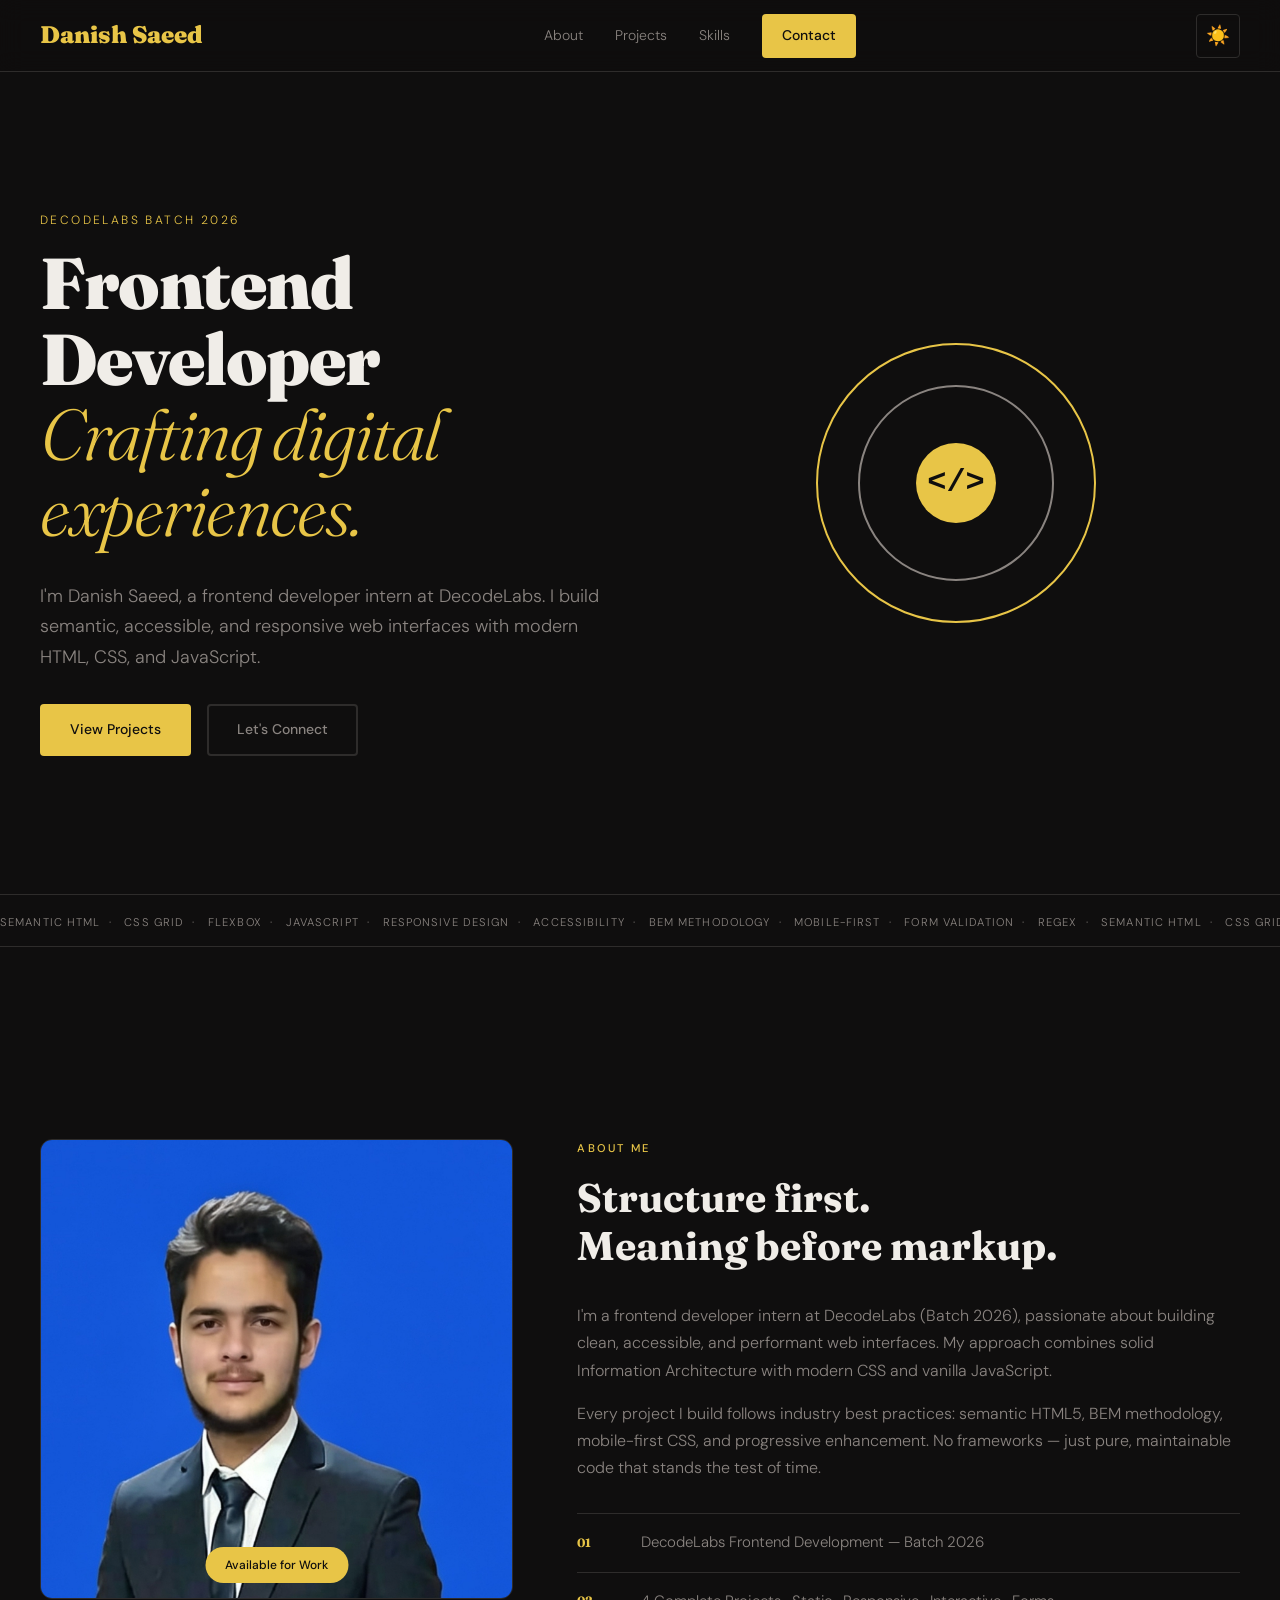
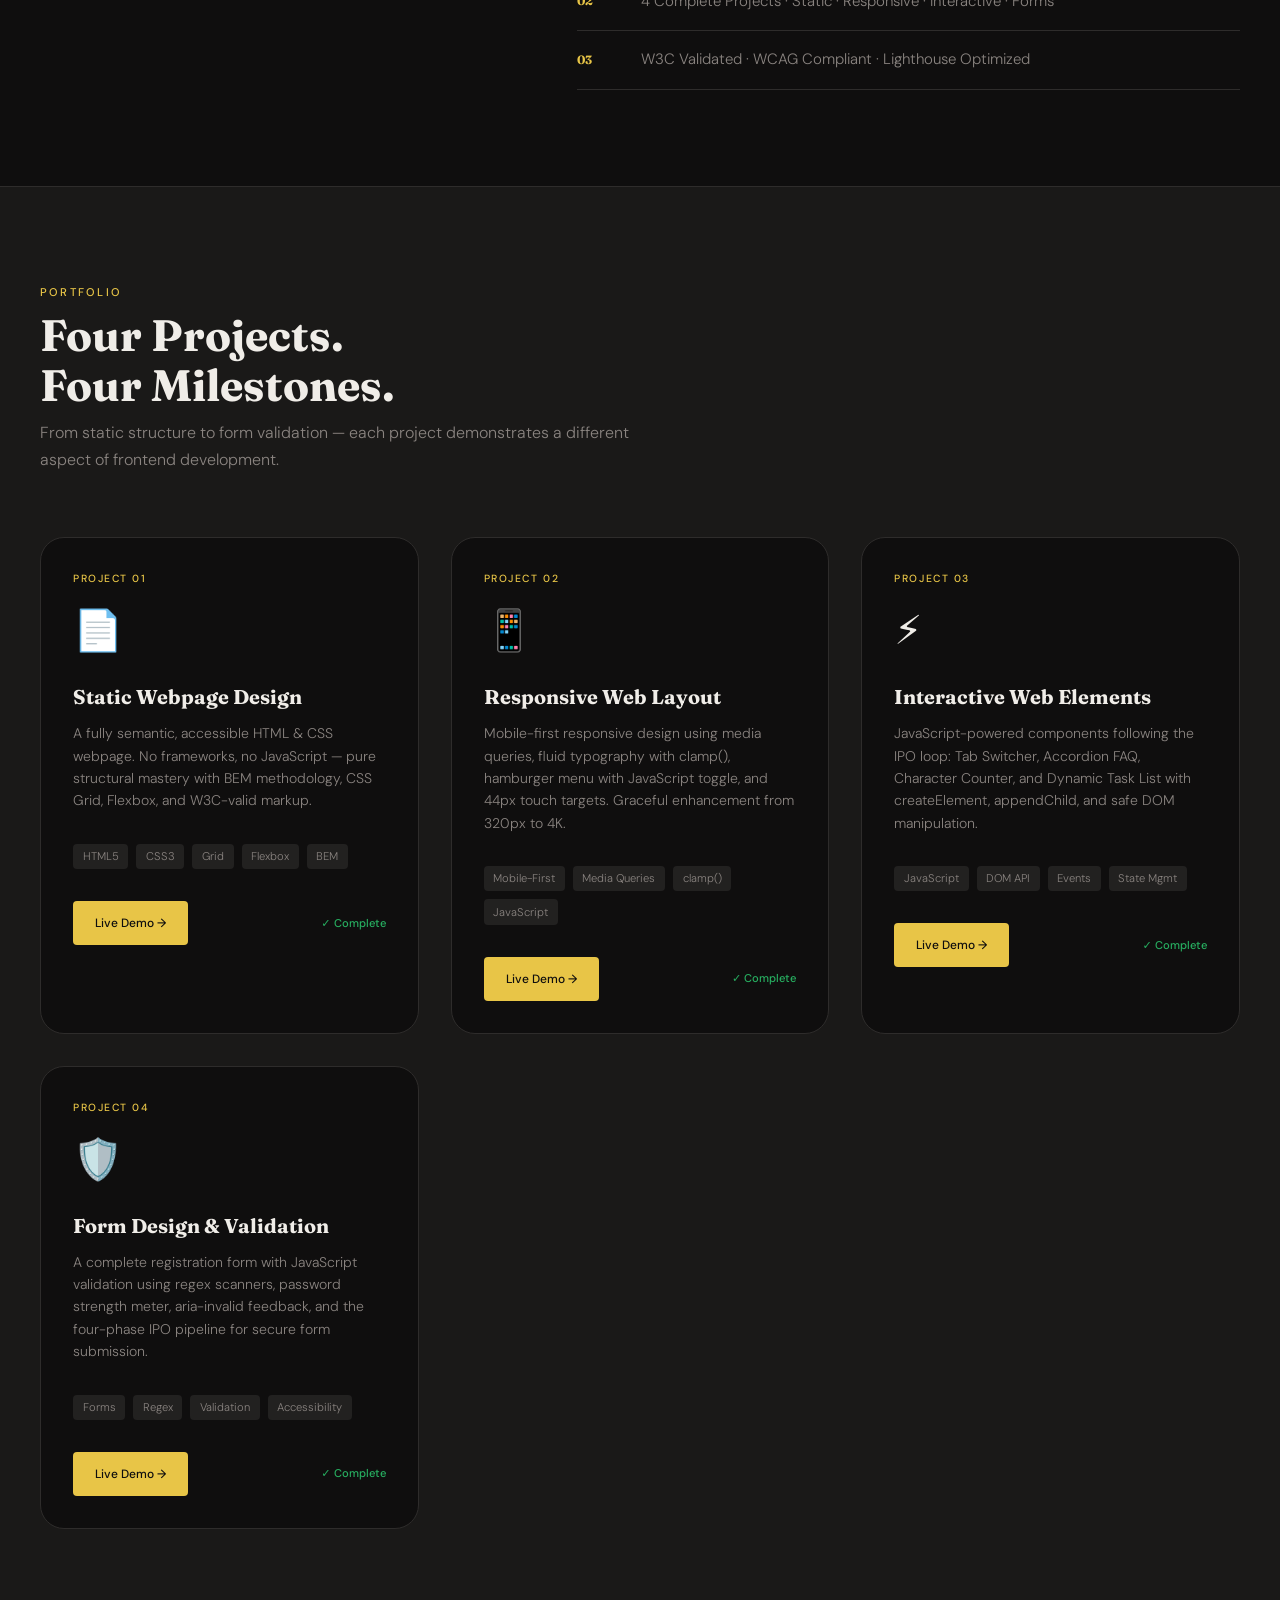
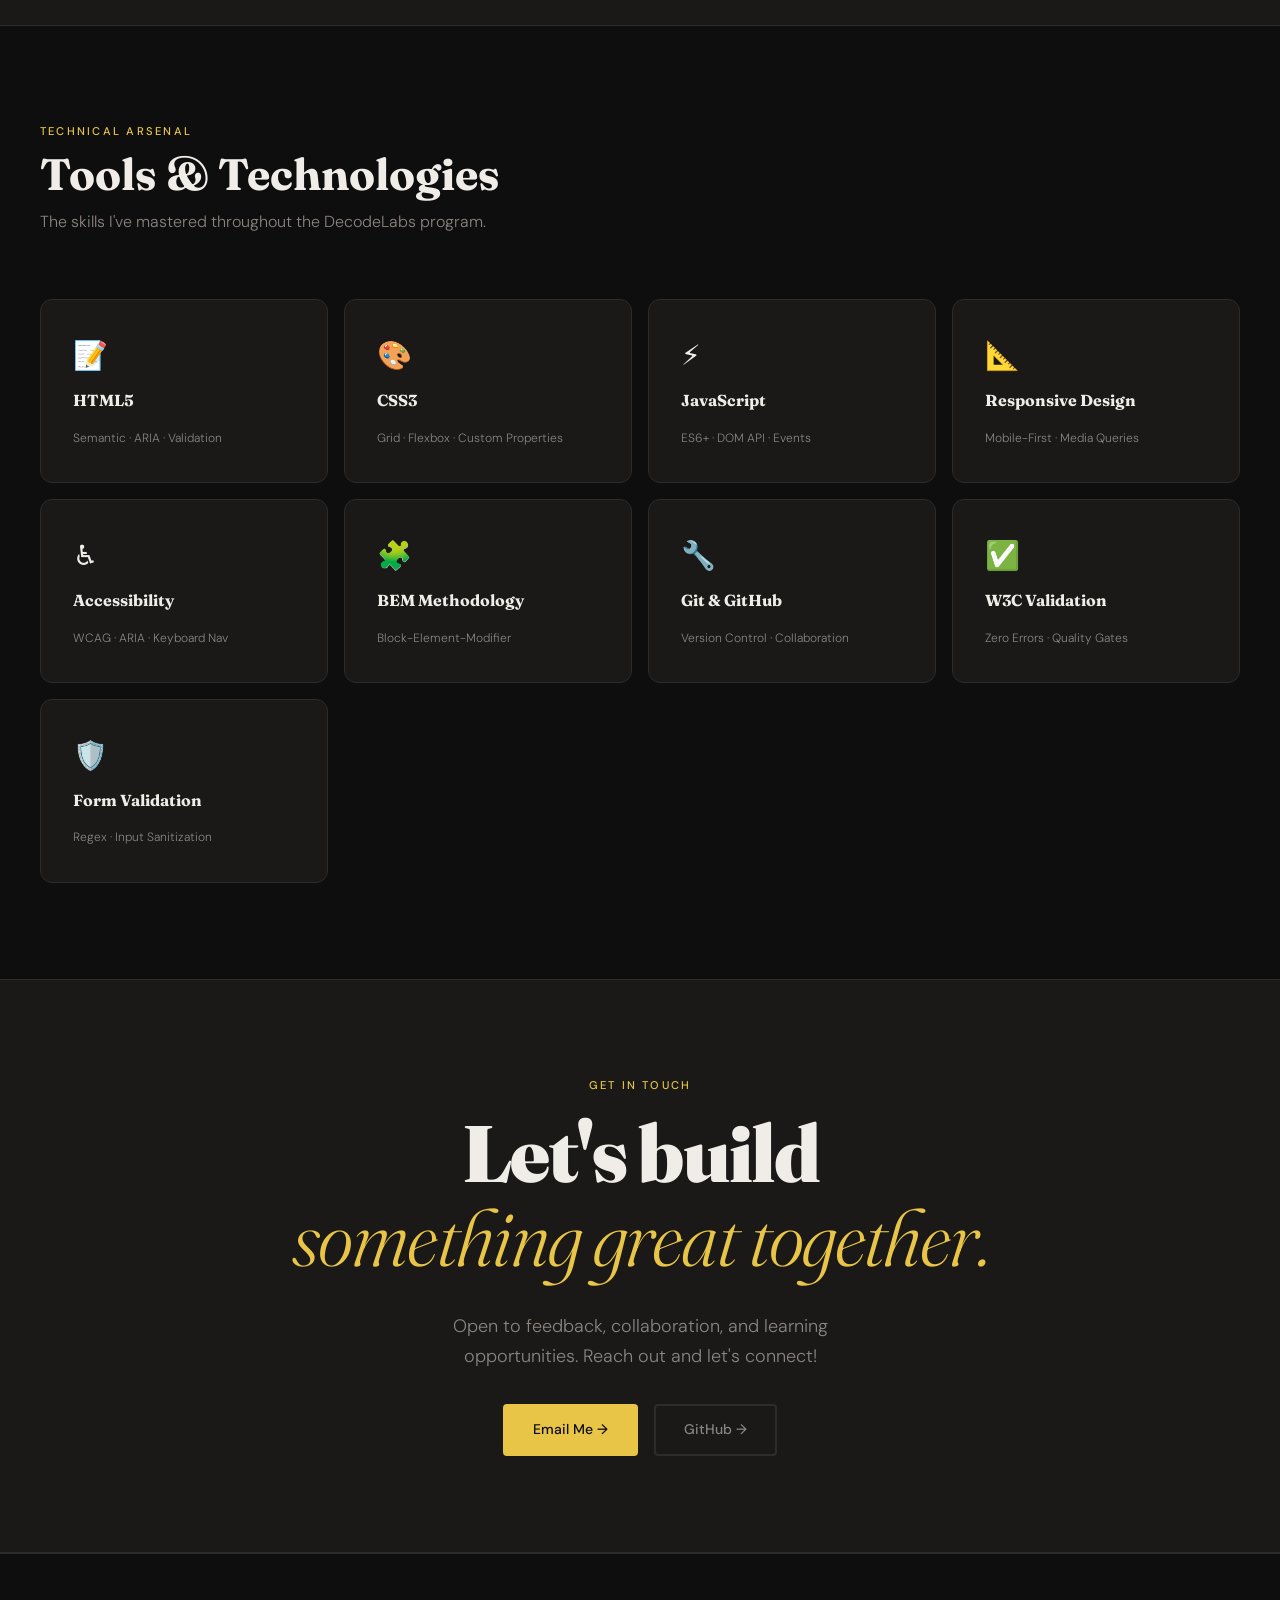
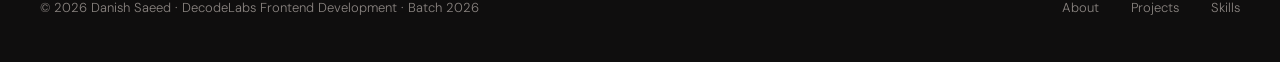
<file: index.html>
<!DOCTYPE html>
<html lang="en" data-theme="dark">
<head>
  <meta charset="UTF-8" />
  <meta name="viewport" content="width=device-width, initial-scale=1.0" />
  <meta name="description" content="Danish Saeed — Frontend Developer Portfolio. DecodeLabs Batch 2026 Projects Showcase." />
  <title>Danish Saeed | Frontend Developer Portfolio</title>
  <link rel="preconnect" href="https://fonts.googleapis.com" />
  <link rel="preconnect" href="https://fonts.gstatic.com" crossorigin />
  <link
    href="https://fonts.googleapis.com/css2?family=Fraunces:ital,opsz,wght@0,9..144,300;0,9..144,400;0,9..144,700;0,9..144,900;1,9..144,300&family=DM+Sans:wght@300;400;500;600&display=swap"
    rel="stylesheet"
  />
  <link rel="stylesheet" href="P0.css" />
</head>
<body>
  <header class="site-header">
    <div class="site-header__inner container">
      <a href="#main" class="site-header__logo">Danish Saeed</a>
      <nav class="site-nav" aria-label="Primary navigation">
        <ul class="site-nav__list">
          <li><a class="site-nav__link" href="#about">About</a></li>
          <li><a class="site-nav__link" href="#projects">Projects</a></li>
          <li><a class="site-nav__link" href="#skills">Skills</a></li>
          <li><a class="site-nav__link site-nav__link--cta" href="#contact">Contact</a></li>
        </ul>
      </nav>
      <button class="theme-toggle js-theme-toggle" aria-label="Toggle dark mode">🌙</button>
    </div>
  </header>
  <main id="main">
    <section class="hero">
      <div class="hero__inner container">
        <div class="hero__content">
          <p class="hero__eyebrow">DecodeLabs Batch 2026</p>
          <h1 class="hero__heading">
            Frontend Developer<br />
            <em>Crafting digital experiences.</em>
          </h1>
          <p class="hero__body">
            I'm Danish Saeed, a frontend developer intern at DecodeLabs.
            I build semantic, accessible, and responsive web interfaces
            with modern HTML, CSS, and JavaScript.
          </p>
          <div class="hero__actions">
            <a class="btn btn--primary" href="#projects">View Projects</a>
            <a class="btn btn--ghost" href="#contact">Let's Connect</a>
          </div>
        </div>
        <div class="hero__visual" aria-hidden="true">
          <div class="code-orbit">
            <div class="code-orbit__ring"></div>
            <div class="code-orbit__ring"></div>
            <div class="code-orbit__core">
              <span>&lt;/&gt;</span>
            </div>
          </div>
        </div>
      </div>
      <div class="ticker" aria-hidden="true">
        <div class="ticker__track">
          <span>Semantic HTML&nbsp;&nbsp;·&nbsp;&nbsp;</span>
          <span>CSS Grid&nbsp;&nbsp;·&nbsp;&nbsp;</span>
          <span>Flexbox&nbsp;&nbsp;·&nbsp;&nbsp;</span>
          <span>JavaScript&nbsp;&nbsp;·&nbsp;&nbsp;</span>
          <span>Responsive Design&nbsp;&nbsp;·&nbsp;&nbsp;</span>
          <span>Accessibility&nbsp;&nbsp;·&nbsp;&nbsp;</span>
          <span>BEM Methodology&nbsp;&nbsp;·&nbsp;&nbsp;</span>
          <span>Mobile-First&nbsp;&nbsp;·&nbsp;&nbsp;</span>
          <span>Form Validation&nbsp;&nbsp;·&nbsp;&nbsp;</span>
          <span>Regex&nbsp;&nbsp;·&nbsp;&nbsp;</span>
          <span>Semantic HTML&nbsp;&nbsp;·&nbsp;&nbsp;</span>
          <span>CSS Grid&nbsp;&nbsp;·&nbsp;&nbsp;</span>
          <span>Flexbox&nbsp;&nbsp;·&nbsp;&nbsp;</span>
          <span>JavaScript&nbsp;&nbsp;·&nbsp;&nbsp;</span>
          <span>Responsive Design&nbsp;&nbsp;·&nbsp;&nbsp;</span>
          <span>Accessibility&nbsp;&nbsp;·&nbsp;&nbsp;</span>
          <span>BEM Methodology&nbsp;&nbsp;·&nbsp;&nbsp;</span>
          <span>Mobile-First&nbsp;&nbsp;·&nbsp;&nbsp;</span>
          <span>Form Validation&nbsp;&nbsp;·&nbsp;&nbsp;</span>
          <span>Regex&nbsp;&nbsp;·&nbsp;&nbsp;</span>
        </div>
      </div>
    </section>
    <section class="about" id="about" aria-labelledby="about-heading">
      <div class="about__inner container">
        <div class="about__image-col">
          <figure class="about__figure">
            <img
              class="about__photo"
              src="Me.jpeg"
              alt="Danish Saeed — Frontend Developer"
              width="600"
              height="700"
            />
            <figcaption class="about__badge">Available for Work</figcaption>
          </figure>
        </div>
        <div class="about__text-col">
          <p class="eyebrow" id="about-heading">About Me</p>
          <h2 class="about__headline">
            Structure first.<br />Meaning before markup.
          </h2>
          <p class="about__body">
            I'm a frontend developer intern at DecodeLabs (Batch 2026),
            passionate about building clean, accessible, and performant
            web interfaces. My approach combines solid Information Architecture
            with modern CSS and vanilla JavaScript.
          </p>
          <p class="about__body">
            Every project I build follows industry best practices:
            semantic HTML5, BEM methodology, mobile-first CSS,
            and progressive enhancement. No frameworks — just pure,
            maintainable code that stands the test of time.
          </p>
          <ul class="fact-list" aria-label="Quick facts">
            <li class="fact-list__item">
              <span class="fact-list__num">01</span>
              <span>DecodeLabs Frontend Development — Batch 2026</span>
            </li>
            <li class="fact-list__item">
              <span class="fact-list__num">02</span>
              <span>4 Complete Projects · Static · Responsive · Interactive · Forms</span>
            </li>
            <li class="fact-list__item">
              <span class="fact-list__num">03</span>
              <span>W3C Validated · WCAG Compliant · Lighthouse Optimized</span>
            </li>
          </ul>
        </div>
      </div>
    </section>
    <section class="projects" id="projects" aria-labelledby="projects-heading">
      <div class="projects__inner container">
        <header class="section-header">
          <p class="eyebrow">Portfolio</p>
          <h2 class="section-title" id="projects-heading">Four Projects.<br />Four Milestones.</h2>
          <p class="section-desc">
            From static structure to form validation — each project
            demonstrates a different aspect of frontend development.
          </p>
        </header>
        <div class="projects__grid">
          <article class="project-card">
            <div class="project-card__badge">Project 01</div>
            <div class="project-card__icon" aria-hidden="true">📄</div>
            <h3 class="project-card__title">Static Webpage Design</h3>
            <p class="project-card__desc">
              A fully semantic, accessible HTML & CSS webpage. No frameworks,
              no JavaScript — pure structural mastery with BEM methodology,
              CSS Grid, Flexbox, and W3C-valid markup.
            </p>
            <div class="project-card__stack">
              <span class="project-stack__item">HTML5</span>
              <span class="project-stack__item">CSS3</span>
              <span class="project-stack__item">Grid</span>
              <span class="project-stack__item">Flexbox</span>
              <span class="project-stack__item">BEM</span>
            </div>
            <div class="project-card__links">
              <a href="P1.html" class="btn btn--primary btn--small">Live Demo →</a>
              <span class="project-card__status status--complete">✓ Complete</span>
            </div>
          </article>
          <article class="project-card">
            <div class="project-card__badge">Project 02</div>
            <div class="project-card__icon" aria-hidden="true">📱</div>
            <h3 class="project-card__title">Responsive Web Layout</h3>
            <p class="project-card__desc">
              Mobile-first responsive design using media queries, fluid typography
              with clamp(), hamburger menu with JavaScript toggle, and 44px touch
              targets. Graceful enhancement from 320px to 4K.
            </p>
            <div class="project-card__stack">
              <span class="project-stack__item">Mobile-First</span>
              <span class="project-stack__item">Media Queries</span>
              <span class="project-stack__item">clamp()</span>
              <span class="project-stack__item">JavaScript</span>
            </div>
            <div class="project-card__links">
              <a href="P2.html" class="btn btn--primary btn--small">Live Demo →</a>
              <span class="project-card__status status--complete">✓ Complete</span>
            </div>
          </article>
          <article class="project-card">
            <div class="project-card__badge">Project 03</div>
            <div class="project-card__icon" aria-hidden="true">⚡</div>
            <h3 class="project-card__title">Interactive Web Elements</h3>
            <p class="project-card__desc">
              JavaScript-powered components following the IPO loop: Tab Switcher,
              Accordion FAQ, Character Counter, and Dynamic Task List with
              createElement, appendChild, and safe DOM manipulation.
            </p>
            <div class="project-card__stack">
              <span class="project-stack__item">JavaScript</span>
              <span class="project-stack__item">DOM API</span>
              <span class="project-stack__item">Events</span>
              <span class="project-stack__item">State Mgmt</span>
            </div>
            <div class="project-card__links">
              <a href="P3.html" class="btn btn--primary btn--small">Live Demo →</a>
              <span class="project-card__status status--complete">✓ Complete</span>
            </div>
          </article>
          <article class="project-card">
            <div class="project-card__badge">Project 04</div>
            <div class="project-card__icon" aria-hidden="true">🛡️</div>
            <h3 class="project-card__title">Form Design & Validation</h3>
            <p class="project-card__desc">
              A complete registration form with JavaScript validation using regex
              scanners, password strength meter, aria-invalid feedback, and the
              four-phase IPO pipeline for secure form submission.
            </p>
            <div class="project-card__stack">
              <span class="project-stack__item">Forms</span>
              <span class="project-stack__item">Regex</span>
              <span class="project-stack__item">Validation</span>
              <span class="project-stack__item">Accessibility</span>
            </div>
            <div class="project-card__links">
              <a href="P4.html" class="btn btn--primary btn--small">Live Demo →</a>
              <span class="project-card__status status--complete">✓ Complete</span>
            </div>
          </article>
        </div>
      </div>
    </section>
    <section class="skills" id="skills" aria-labelledby="skills-heading">
      <div class="skills__inner container">
        <header class="section-header">
          <p class="eyebrow">Technical Arsenal</p>
          <h2 class="section-title" id="skills-heading">Tools & Technologies</h2>
          <p class="section-desc">The skills I've mastered throughout the DecodeLabs program.</p>
        </header>
        <div class="skills__grid">
          <div class="skill-badge">
            <span class="skill-badge__icon">📝</span>
            <span class="skill-badge__name">HTML5</span>
            <span class="skill-badge__level">Semantic · ARIA · Validation</span>
          </div>
          <div class="skill-badge">
            <span class="skill-badge__icon">🎨</span>
            <span class="skill-badge__name">CSS3</span>
            <span class="skill-badge__level">Grid · Flexbox · Custom Properties</span>
          </div>
          <div class="skill-badge">
            <span class="skill-badge__icon">⚡</span>
            <span class="skill-badge__name">JavaScript</span>
            <span class="skill-badge__level">ES6+ · DOM API · Events</span>
          </div>
          <div class="skill-badge">
            <span class="skill-badge__icon">📐</span>
            <span class="skill-badge__name">Responsive Design</span>
            <span class="skill-badge__level">Mobile-First · Media Queries</span>
          </div>
          <div class="skill-badge">
            <span class="skill-badge__icon">♿</span>
            <span class="skill-badge__name">Accessibility</span>
            <span class="skill-badge__level">WCAG · ARIA · Keyboard Nav</span>
          </div>
          <div class="skill-badge">
            <span class="skill-badge__icon">🧩</span>
            <span class="skill-badge__name">BEM Methodology</span>
            <span class="skill-badge__level">Block-Element-Modifier</span>
          </div>
          <div class="skill-badge">
            <span class="skill-badge__icon">🔧</span>
            <span class="skill-badge__name">Git & GitHub</span>
            <span class="skill-badge__level">Version Control · Collaboration</span>
          </div>
          <div class="skill-badge">
            <span class="skill-badge__icon">✅</span>
            <span class="skill-badge__name">W3C Validation</span>
            <span class="skill-badge__level">Zero Errors · Quality Gates</span>
          </div>
          <div class="skill-badge">
            <span class="skill-badge__icon">🛡️</span>
            <span class="skill-badge__name">Form Validation</span>
            <span class="skill-badge__level">Regex · Input Sanitization</span>
          </div>
        </div>
      </div>
    </section>
    <section class="contact" id="contact" aria-labelledby="contact-heading">
      <div class="contact__inner container">
        <p class="eyebrow">Get In Touch</p>
        <h2 class="contact__heading" id="contact-heading">
          Let's build<br /><em>something great together.</em>
        </h2>
        <p class="contact__body">
          Open to feedback, collaboration, and learning opportunities.
          Reach out and let's connect!
        </p>
        <div class="contact__actions">
          <a class="btn btn--primary" href="mailto:daanishsaeed593@gmail.com">Email Me →</a>
          <a class="btn btn--ghost" href="https://github.com/" target="_blank">GitHub →</a>
        </div>
      </div>
    </section>
  </main>
  <footer class="site-footer" role="contentinfo">
    <div class="site-footer__inner container">
      <p class="site-footer__copy">© 2026 Danish Saeed · DecodeLabs Frontend Development · Batch 2026</p>
      <nav class="site-footer__nav" aria-label="Footer navigation">
        <a class="site-footer__link" href="#about">About</a>
        <a class="site-footer__link" href="#projects">Projects</a>
        <a class="site-footer__link" href="#skills">Skills</a>
      </nav>
    </div>
  </footer>
  <script>
    const themeToggle = document.querySelector('.js-theme-toggle');
    let isDark = localStorage.getItem('dl-theme') !== 'light';

    function applyTheme() {
      document.documentElement.setAttribute('data-theme', isDark ? 'dark' : 'light');
      if (themeToggle) themeToggle.textContent = isDark ? '☀️' : '🌙';
    }

    function toggleTheme() {
      isDark = !isDark;
      localStorage.setItem('dl-theme', isDark ? 'dark' : 'light');
      applyTheme();
    }

    if (themeToggle) themeToggle.addEventListener('click', toggleTheme);
    applyTheme();

    document.querySelectorAll('a[href^="#"]').forEach(anchor => {
      anchor.addEventListener('click', function(e) {
        const target = document.querySelector(this.getAttribute('href'));
        if (target) {
          e.preventDefault();
          target.scrollIntoView({ behavior: 'smooth', block: 'start' });
        }
      });
    });
  </script>
</body>
</html>
</file>
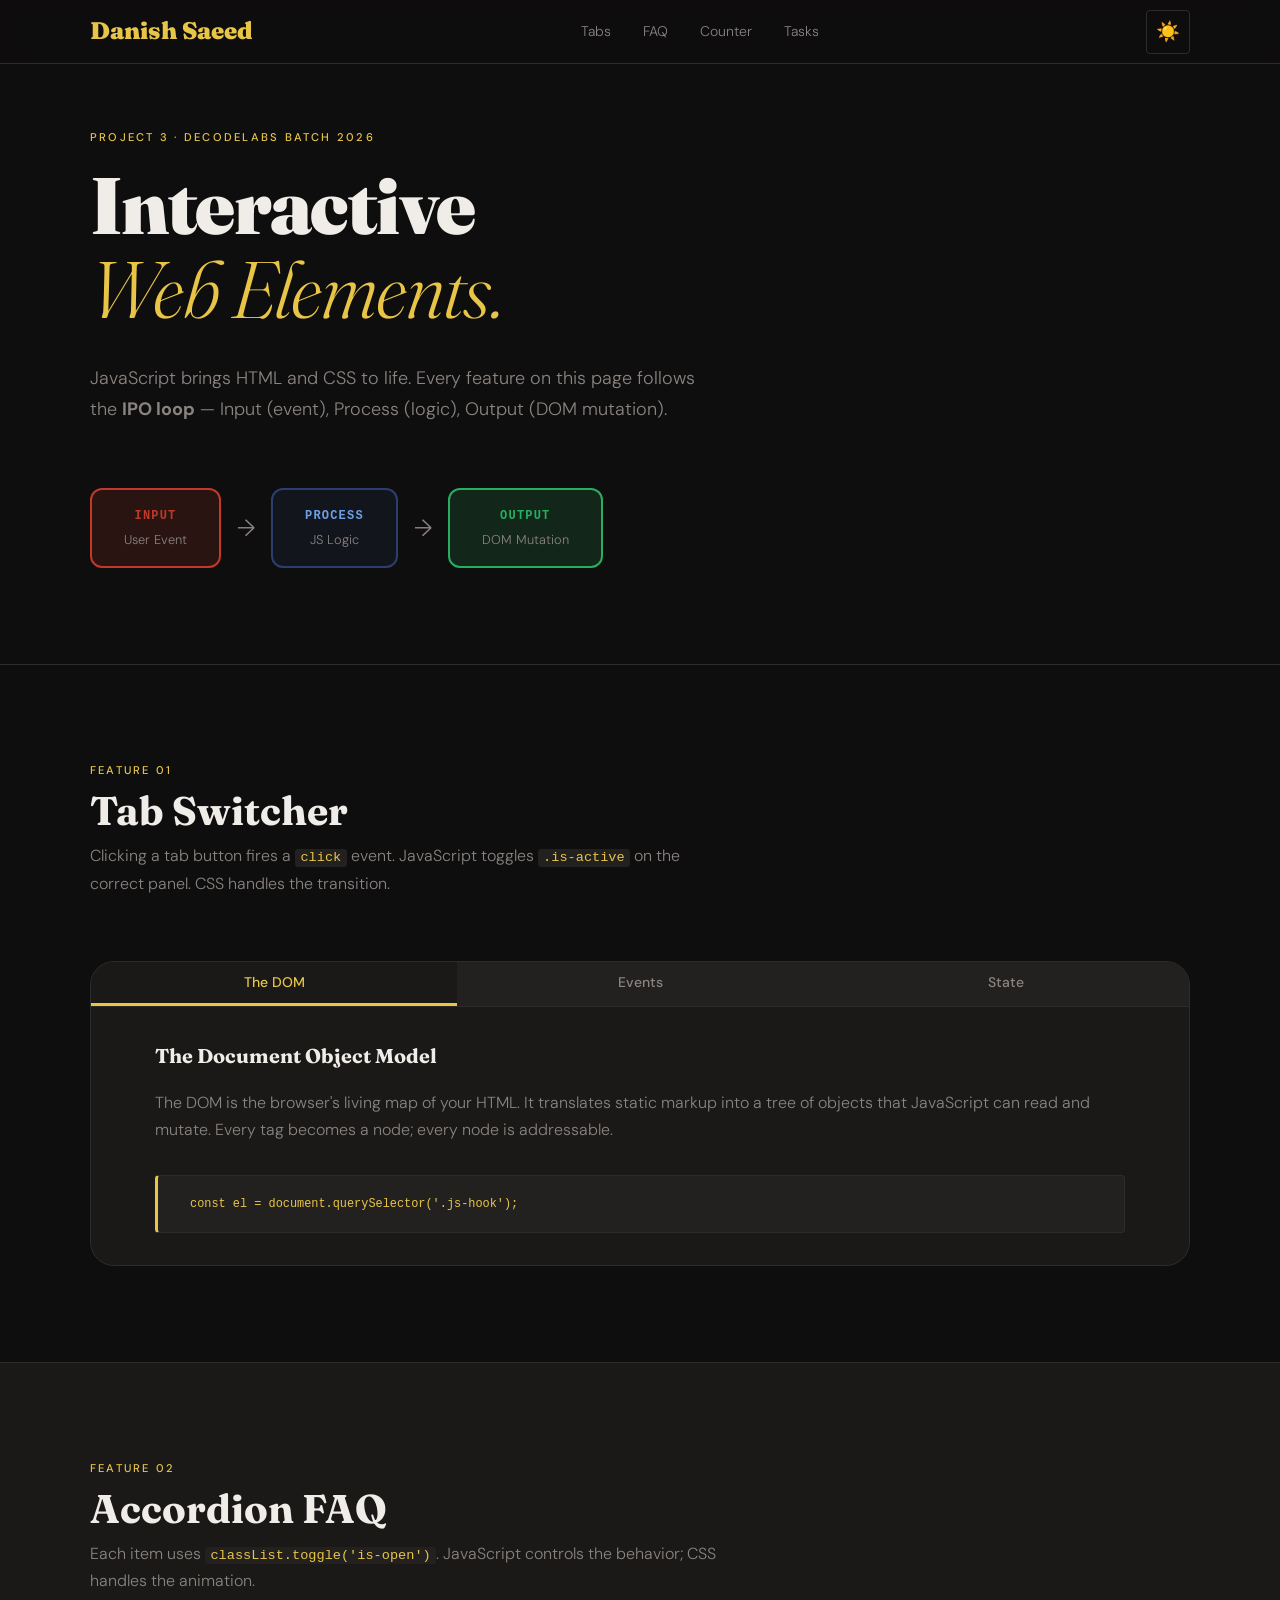
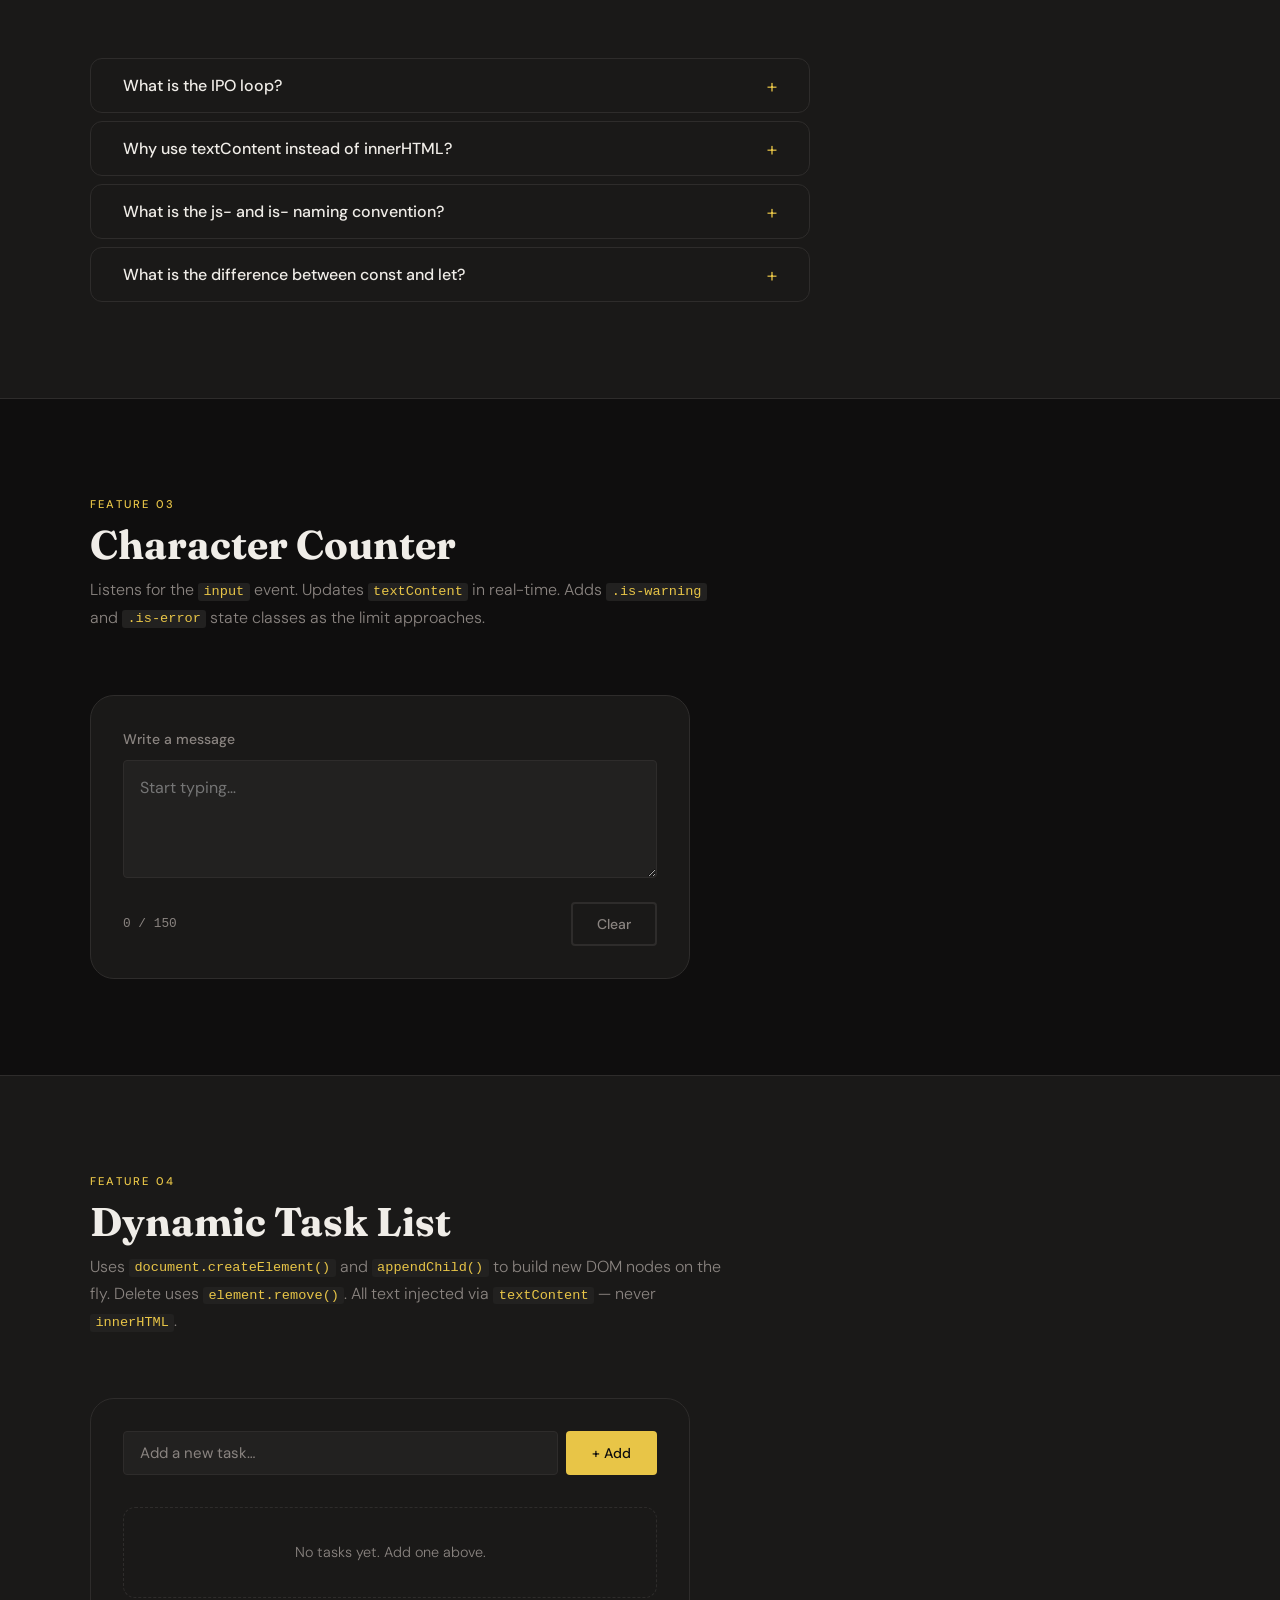
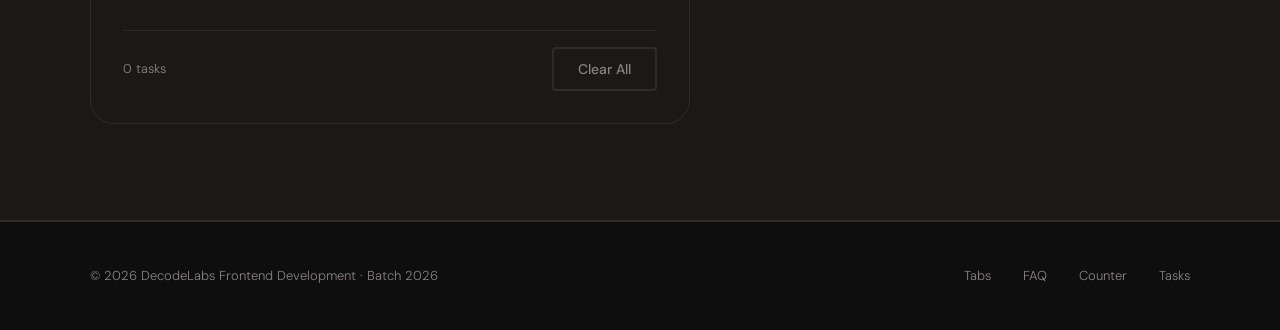
<file: P3.html>
<!DOCTYPE html>
<html lang="en" data-theme="dark">
<head>
  <meta charset="UTF-8" />
  <meta name="viewport" content="width=device-width, initial-scale=1" />
  <meta name="description" content="DecodeLabs Project 3 — Interactive Web Elements using JavaScript DOM manipulation." />
  <title>DecodeLabs | Project 3 — Interactive Web Elements</title>
  <link rel="preconnect" href="https://fonts.googleapis.com" />
  <link rel="preconnect" href="https://fonts.gstatic.com" crossorigin />
  <link href="https://fonts.googleapis.com/css2?family=Fraunces:ital,opsz,wght@0,9..144,700;0,9..144,900;1,9..144,300&family=DM+Sans:wght@300;400;500&display=swap" rel="stylesheet" />
  <link rel="stylesheet" href="P3.css" />
</head>
<body>
  <header class="site-header">
    <div class="site-header__inner container">
      <a href="#main" class="site-header__logo">Danish Saeed</a>
      <nav class="site-nav" aria-label="Primary navigation">
        <ul class="site-nav__list">
          <li><a class="site-nav__link" href="#tabs">Tabs</a></li>
          <li><a class="site-nav__link" href="#accordion">FAQ</a></li>
          <li><a class="site-nav__link" href="#counter">Counter</a></li>
          <li><a class="site-nav__link" href="#tasks">Tasks</a></li>
        </ul>
      </nav>
      <button
        class="theme-toggle js-theme-toggle"
        aria-label="Toggle dark mode"
        title="Toggle theme"
      >🌙</button>
    </div>
  </header>
  <main id="main">
    <section class="hero">
      <div class="hero__inner container">
        <p class="eyebrow">Project 3 · DecodeLabs Batch 2026</p>
        <h1 class="hero__heading">
          Interactive<br /><em>Web Elements.</em>
        </h1>
        <p class="hero__body">
          JavaScript brings HTML and CSS to life. Every feature on this
          page follows the <strong>IPO loop</strong> — Input (event),
          Process (logic), Output (DOM mutation).
        </p>
        <div class="ipo-strip" aria-label="IPO Loop">
          <div class="ipo-badge ipo-badge--input">
            <span class="ipo-badge__label">INPUT</span>
            <span class="ipo-badge__desc">User Event</span>
          </div>
          <span class="ipo-arrow" aria-hidden="true">→</span>
          <div class="ipo-badge ipo-badge--process">
            <span class="ipo-badge__label">PROCESS</span>
            <span class="ipo-badge__desc">JS Logic</span>
          </div>
          <span class="ipo-arrow" aria-hidden="true">→</span>
          <div class="ipo-badge ipo-badge--output">
            <span class="ipo-badge__label">OUTPUT</span>
            <span class="ipo-badge__desc">DOM Mutation</span>
          </div>
        </div>
      </div>
    </section>
    <section class="section" id="tabs" aria-labelledby="tabs-heading">
      <div class="container">
        <header class="section__header">
          <p class="eyebrow">Feature 01</p>
          <h2 class="section__title" id="tabs-heading">Tab Switcher</h2>
          <p class="section__desc">
            Clicking a tab button fires a <code>click</code> event.
            JavaScript toggles <code>.is-active</code> on the correct
            panel. CSS handles the transition.
          </p>
        </header>
        <div class="tab-widget">
          <div class="tab-widget__nav" role="tablist" aria-label="JavaScript concepts">
            <button
              class="tab-btn is-active js-tab-btn"
              role="tab"
              data-tab="tab-dom"
              aria-selected="true"
              aria-controls="tab-dom"
            >The DOM</button>
            <button
              class="tab-btn js-tab-btn"
              role="tab"
              data-tab="tab-events"
              aria-selected="false"
              aria-controls="tab-events"
            >Events</button>
            <button
              class="tab-btn js-tab-btn"
              role="tab"
              data-tab="tab-state"
              aria-selected="false"
              aria-controls="tab-state"
            >State</button>
          </div>
          <div id="tab-dom" class="tab-panel is-active js-tab-panel" role="tabpanel" aria-labelledby="tab-dom">
            <h3 class="tab-panel__title">The Document Object Model</h3>
            <p class="tab-panel__body">
              The DOM is the browser's living map of your HTML. It translates
              static markup into a tree of objects that JavaScript can read
              and mutate. Every tag becomes a node; every node is addressable.
            </p>
            <div class="code-block">
              <code>const el = document.querySelector('.js-hook');</code>
            </div>
          </div>
          <div id="tab-events" class="tab-panel js-tab-panel" role="tabpanel" aria-labelledby="tab-events" hidden>
            <h3 class="tab-panel__title">Event Listeners</h3>
            <p class="tab-panel__body">
              The browser listens for stimuli — clicks, keypresses, and
              system triggers. <code>addEventListener</code> wires a specific
              node to a handler function that fires when the event occurs.
            </p>
            <div class="code-block">
              <code>btn.addEventListener('click', handleClick);</code>
            </div>
          </div>
          <div id="tab-state" class="tab-panel js-tab-panel" role="tabpanel" aria-labelledby="tab-state" hidden>
            <h3 class="tab-panel__title">State Management</h3>
            <p class="tab-panel__body">
              State is the collection of data that determines what the user
              sees. Use <code>const</code> for DOM references that never
              reassign, and <code>let</code> for values that must mutate.
              Never use <code>var</code>.
            </p>
            <div class="code-block">
              <code>let count = 0; &nbsp;// mutable state</code>
            </div>
          </div>
        </div>
      </div>
    </section>
    <section class="section section--alt" id="accordion" aria-labelledby="accordion-heading">
      <div class="container">
        <header class="section__header">
          <p class="eyebrow">Feature 02</p>
          <h2 class="section__title" id="accordion-heading">Accordion FAQ</h2>
          <p class="section__desc">
            Each item uses <code>classList.toggle('is-open')</code>.
            JavaScript controls the behavior; CSS handles the animation.
          </p>
        </header>
        <div class="accordion" id="faq-accordion">
          <div class="accordion__item js-accordion-item">
            <button class="accordion__btn js-accordion-btn" aria-expanded="false">
              <span>What is the IPO loop?</span>
              <span class="accordion__icon" aria-hidden="true">+</span>
            </button>
            <div class="accordion__body">
              <p>
                Every interactive element follows the Input–Process–Output
                loop. The <strong>Input</strong> is the user event (a click).
                The <strong>Process</strong> is the JavaScript logic that
                evaluates state. The <strong>Output</strong> is the visible
                DOM mutation that results.
              </p>
            </div>
          </div>
          <div class="accordion__item js-accordion-item">
            <button class="accordion__btn js-accordion-btn" aria-expanded="false">
              <span>Why use textContent instead of innerHTML?</span>
              <span class="accordion__icon" aria-hidden="true">+</span>
            </button>
            <div class="accordion__body">
              <p>
                <code>innerHTML</code> parses and renders HTML, which opens
                a Cross-Site Scripting (XSS) vulnerability if the content
                comes from user input. <code>textContent</code> treats
                everything as plain text — it is safe by default.
              </p>
            </div>
          </div>
          <div class="accordion__item js-accordion-item">
            <button class="accordion__btn js-accordion-btn" aria-expanded="false">
              <span>What is the js- and is- naming convention?</span>
              <span class="accordion__icon" aria-hidden="true">+</span>
            </button>
            <div class="accordion__body">
              <p>
                <code>js-</code> prefixed classes are JavaScript hooks only —
                never styled with CSS. <code>is-</code> prefixed classes define
                visual state (e.g. <code>.is-active</code>, <code>.is-open</code>)
                and are toggled by JS but styled by CSS. This decoupling makes
                code robust and maintainable.
              </p>
            </div>
          </div>
          <div class="accordion__item js-accordion-item">
            <button class="accordion__btn js-accordion-btn" aria-expanded="false">
              <span>What is the difference between const and let?</span>
              <span class="accordion__icon" aria-hidden="true">+</span>
            </button>
            <div class="accordion__body">
              <p>
                <code>const</code> creates an immutable binding — use it for
                DOM references and values that never reassign. <code>let</code>
                is block-scoped and mutable — use it strictly when the value
                must change, such as a counter. <code>var</code> is legacy and
                should be avoided entirely.
              </p>
            </div>
          </div>
        </div>
      </div>
    </section>
    <section class="section" id="counter" aria-labelledby="counter-heading">
      <div class="container">
        <header class="section__header">
          <p class="eyebrow">Feature 03</p>
          <h2 class="section__title" id="counter-heading">Character Counter</h2>
          <p class="section__desc">
            Listens for the <code>input</code> event. Updates
            <code>textContent</code> in real-time. Adds <code>.is-warning</code>
            and <code>.is-error</code> state classes as the limit approaches.
          </p>
        </header>
        <div class="counter-widget">
          <label class="counter-widget__label" for="message-input">
            Write a message
          </label>
          <textarea
            id="message-input"
            class="counter-widget__textarea js-textarea"
            placeholder="Start typing…"
            maxlength="150"
            rows="4"
            aria-describedby="char-count"
          ></textarea>
          <div class="counter-widget__footer">
            <span
              id="char-count"
              class="char-count js-char-count"
              aria-live="polite"
              aria-atomic="true"
            >0 / 150</span>
            <button class="btn btn--ghost js-clear-textarea">Clear</button>
          </div>
        </div>
      </div>
    </section>
    <section class="section section--alt" id="tasks" aria-labelledby="tasks-heading">
      <div class="container">
        <header class="section__header">
          <p class="eyebrow">Feature 04</p>
          <h2 class="section__title" id="tasks-heading">Dynamic Task List</h2>
          <p class="section__desc">
            Uses <code>document.createElement()</code> and
            <code>appendChild()</code> to build new DOM nodes on the fly.
            Delete uses <code>element.remove()</code>. All text injected via
            <code>textContent</code> — never <code>innerHTML</code>.
          </p>
        </header>
        <div class="task-widget">
          <div class="task-widget__input-row">
            <label for="task-input" class="sr-only">New task</label>
            <input
              id="task-input"
              type="text"
              class="task-widget__input js-task-input"
              placeholder="Add a new task…"
              maxlength="80"
              aria-label="New task"
            />
            <button class="btn btn--primary js-add-task" aria-label="Add task">
              + Add
            </button>
          </div>
          <p class="task-widget__empty js-task-empty" aria-live="polite">
            No tasks yet. Add one above.
          </p>
          <ul class="task-list js-task-list" aria-label="Task list" aria-live="polite"></ul>
          <div class="task-widget__footer">
            <span class="task-widget__count js-task-count">0 tasks</span>
            <button class="btn btn--ghost js-clear-tasks">Clear All</button>
          </div>
        </div>
      </div>
    </section>
  </main>
  <div class="toast-container js-toast-container" aria-live="assertive" aria-atomic="true"></div>
  <footer class="site-footer" role="contentinfo">
    <div class="site-footer__inner container">
      <p class="site-footer__copy">© 2026 DecodeLabs Frontend Development · Batch 2026</p>
      <nav class="site-footer__nav" aria-label="Footer navigation">
        <a class="site-footer__link" href="#tabs">Tabs</a>
        <a class="site-footer__link" href="#accordion">FAQ</a>
        <a class="site-footer__link" href="#counter">Counter</a>
        <a class="site-footer__link" href="#tasks">Tasks</a>
      </nav>
    </div>
  </footer>
  <script src="P3.js"></script>
</body>
</html>
</file>
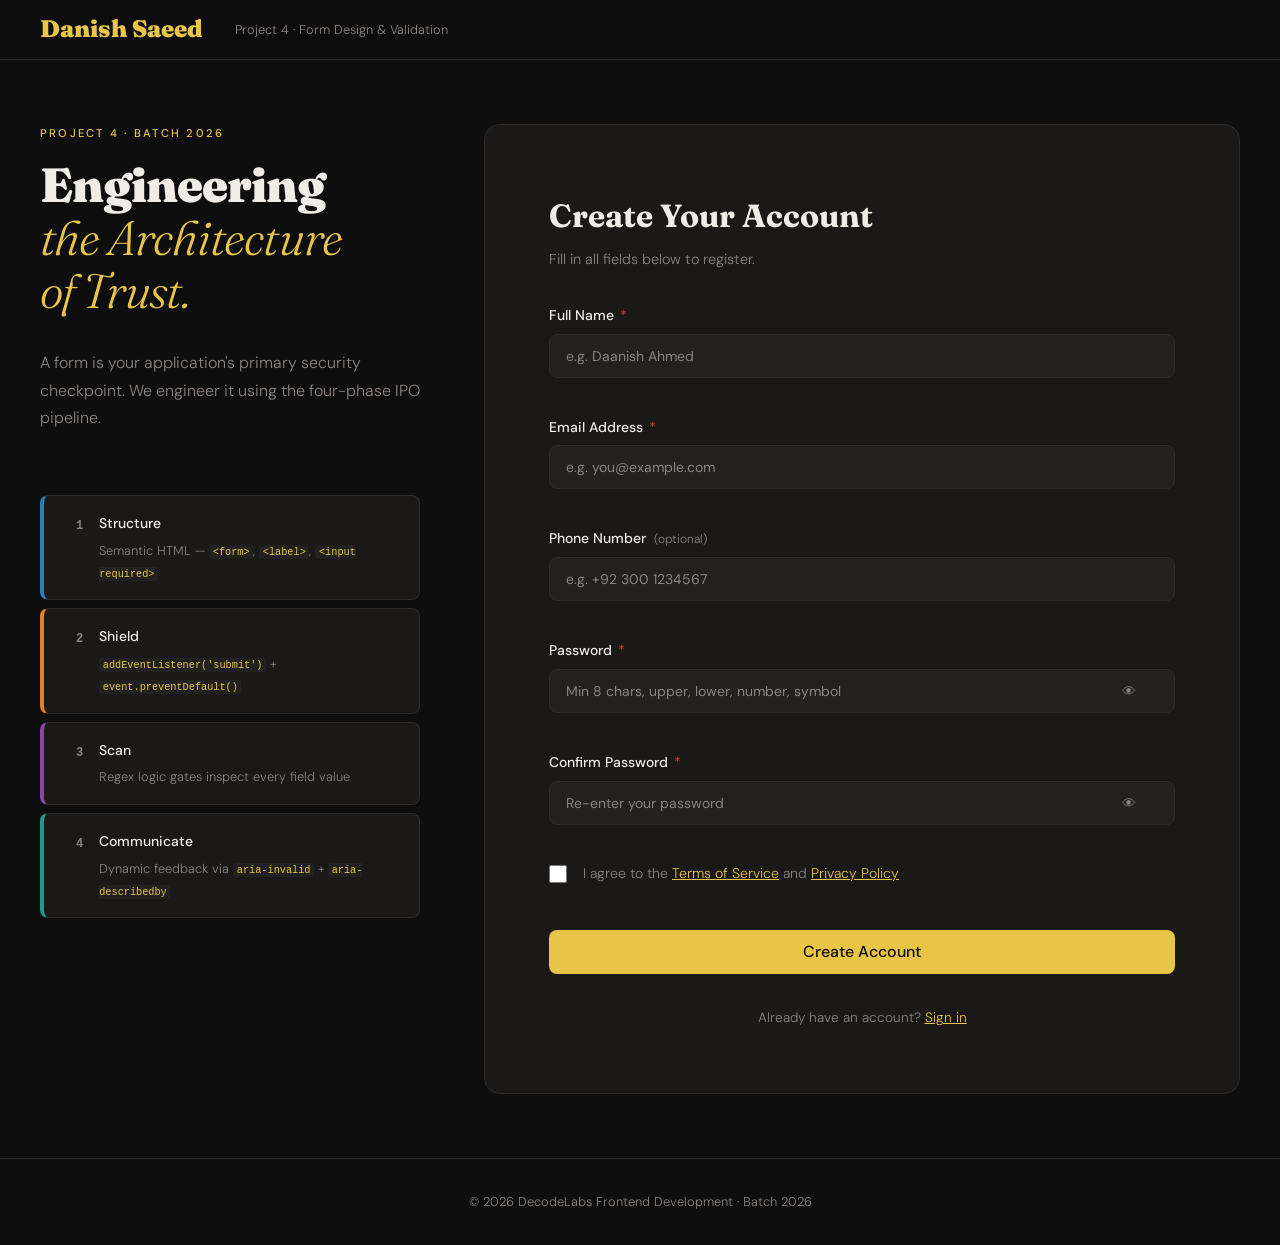
<file: P4.html>
<!DOCTYPE html>
<html lang="en">
<head>
  <meta charset="UTF-8" />
  <meta name="viewport" content="width=device-width, initial-scale=1" />
  <meta name="description" content="DecodeLabs Project 4 — Form Design and Validation with JavaScript." />
  <title>DecodeLabs | Project 4 — Form Design & Validation</title>
  <link rel="preconnect" href="https://fonts.googleapis.com" />
  <link rel="preconnect" href="https://fonts.gstatic.com" crossorigin />
  <link href="https://fonts.googleapis.com/css2?family=Fraunces:ital,opsz,wght@0,9..144,700;0,9..144,900;1,9..144,300&family=DM+Sans:wght@300;400;500&display=swap" rel="stylesheet" />
  <link rel="stylesheet" href="P4.css" />
</head>
<body>
  <header class="site-header">
    <div class="site-header__inner container">
      <a href="#main" class="site-header__logo">Danish Saeed</a>
      <span class="site-header__subtitle">Project 4 · Form Design & Validation</span>
    </div>
  </header>
  <main id="main">
    <div class="page-layout container">
      <aside class="info-panel" aria-label="Project information">
        <p class="eyebrow">Project 4 · Batch 2026</p>
        <h1 class="info-panel__heading">
          Engineering<br /><em>the Architecture<br />of Trust.</em>
        </h1>
        <p class="info-panel__body">
          A form is your application's primary security checkpoint.
          We engineer it using the four-phase IPO pipeline.
        </p>
        <ol class="pipeline" aria-label="Validation pipeline phases">
          <li class="pipeline__step pipeline__step--html">
            <span class="pipeline__num">1</span>
            <div>
              <strong>Structure</strong>
              <p>Semantic HTML — <code>&lt;form&gt;</code>, <code>&lt;label&gt;</code>, <code>&lt;input required&gt;</code></p>
            </div>
          </li>
          <li class="pipeline__step pipeline__step--js">
            <span class="pipeline__num">2</span>
            <div>
              <strong>Shield</strong>
              <p><code>addEventListener('submit')</code> + <code>event.preventDefault()</code></p>
            </div>
          </li>
          <li class="pipeline__step pipeline__step--regex">
            <span class="pipeline__num">3</span>
            <div>
              <strong>Scan</strong>
              <p>Regex logic gates inspect every field value</p>
            </div>
          </li>
          <li class="pipeline__step pipeline__step--aria">
            <span class="pipeline__num">4</span>
            <div>
              <strong>Communicate</strong>
              <p>Dynamic feedback via <code>aria-invalid</code> + <code>aria-describedby</code></p>
            </div>
          </li>
        </ol>
      </aside>
      <section class="form-panel" aria-labelledby="form-heading">
        <div
          class="success-banner js-success-banner is-hidden"
          role="alert"
          aria-live="assertive"
          aria-atomic="true"
        >
          <span class="success-banner__icon" aria-hidden="true">✓</span>
          <div>
            <strong>Registration Successful!</strong>
            <p class="js-success-name"></p>
          </div>
        </div>
        <h2 class="form-panel__heading" id="form-heading">Create Your Account</h2>
        <p class="form-panel__subheading">Fill in all fields below to register.</p>
        <form
          class="reg-form js-reg-form"
          id="registration-form"
          novalidate
          aria-label="Registration form"
        >
          <div class="field js-field" id="field-name">
            <label class="field__label" for="input-name">
              Full Name <span class="field__required" aria-hidden="true">*</span>
            </label>
            <div class="field__input-wrap">
              <input
                type="text"
                id="input-name"
                name="fullName"
                class="field__input js-input"
                placeholder="e.g. Daanish Ahmed"
                autocomplete="name"
                required
                aria-required="true"
                aria-describedby="error-name"
                aria-invalid="false"
                maxlength="60"
              />
              <span class="field__status-icon" aria-hidden="true"></span>
            </div>
            <span
              id="error-name"
              class="field__error js-error"
              role="alert"
              aria-live="polite"
              aria-atomic="true"
            ></span>
          </div>
          <div class="field js-field" id="field-email">
            <label class="field__label" for="input-email">
              Email Address <span class="field__required" aria-hidden="true">*</span>
            </label>
            <div class="field__input-wrap">
              <input
                type="email"
                id="input-email"
                name="email"
                class="field__input js-input"
                placeholder="e.g. you@example.com"
                autocomplete="email"
                required
                aria-required="true"
                aria-describedby="error-email"
                aria-invalid="false"
              />
              <span class="field__status-icon" aria-hidden="true"></span>
            </div>
            <span
              id="error-email"
              class="field__error js-error"
              role="alert"
              aria-live="polite"
              aria-atomic="true"
            ></span>
          </div>
          <div class="field js-field" id="field-phone">
            <label class="field__label" for="input-phone">
              Phone Number <span class="field__optional">(optional)</span>
            </label>
            <div class="field__input-wrap">
              <input
                type="tel"
                id="input-phone"
                name="phone"
                class="field__input js-input"
                placeholder="e.g. +92 300 1234567"
                autocomplete="tel"
                aria-describedby="error-phone"
                aria-invalid="false"
              />
              <span class="field__status-icon" aria-hidden="true"></span>
            </div>
            <span
              id="error-phone"
              class="field__error js-error"
              role="alert"
              aria-live="polite"
              aria-atomic="true"
            ></span>
          </div>
          <div class="field js-field" id="field-password">
            <label class="field__label" for="input-password">
              Password <span class="field__required" aria-hidden="true">*</span>
            </label>
            <div class="field__input-wrap">
              <input
                type="password"
                id="input-password"
                name="password"
                class="field__input js-input"
                placeholder="Min 8 chars, upper, lower, number, symbol"
                autocomplete="new-password"
                required
                aria-required="true"
                aria-describedby="error-password password-hint"
                aria-invalid="false"
              />
              <button
                type="button"
                class="field__toggle-pw js-toggle-pw"
                aria-label="Show password"
                data-target="input-password"
              >👁</button>
              <span class="field__status-icon" aria-hidden="true"></span>
            </div>
            <span
              id="error-password"
              class="field__error js-error"
              role="alert"
              aria-live="polite"
              aria-atomic="true"
            ></span>
            <div class="strength-meter" id="password-hint" aria-label="Password strength">
              <div class="strength-meter__bar">
                <div class="strength-meter__fill js-strength-fill"></div>
              </div>
              <ul class="strength-meter__rules js-strength-rules" aria-label="Password requirements">
                <li class="strength-rule js-rule" data-rule="length">At least 8 characters</li>
                <li class="strength-rule js-rule" data-rule="upper">One uppercase letter [A-Z]</li>
                <li class="strength-rule js-rule" data-rule="lower">One lowercase letter [a-z]</li>
                <li class="strength-rule js-rule" data-rule="digit">One digit [0-9]</li>
                <li class="strength-rule js-rule" data-rule="special">One special character [#?!@$%^&*-]</li>
              </ul>
            </div>
          </div>
          <div class="field js-field" id="field-confirm">
            <label class="field__label" for="input-confirm">
              Confirm Password <span class="field__required" aria-hidden="true">*</span>
            </label>
            <div class="field__input-wrap">
              <input
                type="password"
                id="input-confirm"
                name="confirmPassword"
                class="field__input js-input"
                placeholder="Re-enter your password"
                autocomplete="new-password"
                required
                aria-required="true"
                aria-describedby="error-confirm"
                aria-invalid="false"
              />
              <button
                type="button"
                class="field__toggle-pw js-toggle-pw"
                aria-label="Show confirm password"
                data-target="input-confirm"
              >👁</button>
              <span class="field__status-icon" aria-hidden="true"></span>
            </div>
            <span
              id="error-confirm"
              class="field__error js-error"
              role="alert"
              aria-live="polite"
              aria-atomic="true"
            ></span>
          </div>
          <div class="field field--checkbox js-field" id="field-terms">
            <label class="field__checkbox-label" for="input-terms">
              <input
                type="checkbox"
                id="input-terms"
                name="terms"
                class="field__checkbox js-input"
                required
                aria-required="true"
                aria-describedby="error-terms"
                aria-invalid="false"
              />
              <span>
                I agree to the
                <a href="#" class="form-link">Terms of Service</a>
                and
                <a href="#" class="form-link">Privacy Policy</a>
              </span>
            </label>
            <span
              id="error-terms"
              class="field__error js-error"
              role="alert"
              aria-live="polite"
              aria-atomic="true"
            ></span>
          </div>
          <button type="submit" class="btn btn--primary btn--full js-submit-btn">
            <span class="js-btn-text">Create Account</span>
            <span class="btn__spinner js-btn-spinner is-hidden" aria-hidden="true"></span>
          </button>
          <p class="form-footer">
            Already have an account? <a href="#" class="form-link">Sign in</a>
          </p>
        </form>
      </section>
    </div>
  </main>
  <footer class="site-footer" role="contentinfo">
    <div class="site-footer__inner container">
      <p>© 2026 DecodeLabs Frontend Development · Batch 2026</p>
    </div>
  </footer>
  <script src="P4.js"></script>
</body>
</html>
</file>
<file: P0.css>
:root {
  --clr-bg:          #0f0e0e;
  --clr-surface:     #1a1918;
  --clr-surface-alt: #222120;
  --clr-border:      #2e2c2b;
  --clr-text:        #f0ede8;
  --clr-text-muted:  #8a8480;
  --clr-accent:      #e8c547;
  --clr-accent-dim:  #c9a830;
  --clr-success:     #27ae60;

  --font-display: 'Fraunces', Georgia, serif;
  --font-body:    'DM Sans', system-ui, sans-serif;

  --space-xs: 0.5rem;
  --space-sm: 1rem;
  --space-md: 2rem;
  --space-lg: 4rem;
  --space-xl: 6rem;
  --space-2xl: 8rem;

  --max-width: 1200px;
  --gutter: 1.5rem;
  --radius-sm: 4px;
  --radius-md: 12px;
  --radius-lg: 24px;
  --touch-target: 44px;

  --ease-out: cubic-bezier(0.16, 1, 0.3, 1);
  --transition: 0.25s var(--ease-out);
}

[data-theme="light"] {
  --clr-bg:          #f5f4f0;
  --clr-surface:     #ffffff;
  --clr-surface-alt: #eceae4;
  --clr-border:      #d4d0c8;
  --clr-text:        #1a1918;
  --clr-text-muted:  #6b6560;
  --clr-accent:      #b8960f;
  --clr-accent-dim:  #9a7d0a;
}

*, *::before, *::after {
  box-sizing: border-box;
  margin: 0;
  padding: 0;
}

html {
  scroll-behavior: smooth;
  font-size: 16px;
}

body {
  background-color: var(--clr-bg);
  color: var(--clr-text);
  font-family: var(--font-body);
  font-weight: 300;
  line-height: 1.7;
  -webkit-font-smoothing: antialiased;
  transition: background-color var(--transition), color var(--transition);
}

img {
  display: block;
  max-width: 100%;
  height: auto;
}

a {
  color: inherit;
  text-decoration: none;
}

ul {
  list-style: none;
}

.container {
  width: min(var(--max-width), 100% - (var(--gutter) * 2));
  margin-inline: auto;
}

.section-header {
  margin-bottom: var(--space-lg);
  max-width: 640px;
}

.eyebrow {
  font-size: 0.7rem;
  font-weight: 500;
  letter-spacing: 0.2em;
  text-transform: uppercase;
  color: var(--clr-accent);
  margin-bottom: var(--space-xs);
}

.section-title {
  font-family: var(--font-display);
  font-size: clamp(1.75rem, 4vw, 2.75rem);
  font-weight: 700;
  line-height: 1.15;
  margin-bottom: var(--space-xs);
}

.section-desc {
  font-size: clamp(0.9rem, 2vw, 1rem);
  color: var(--clr-text-muted);
}

.btn {
  display: inline-flex;
  align-items: center;
  justify-content: center;
  min-height: var(--touch-target);
  padding: 0.75rem 1.75rem;
  border-radius: var(--radius-sm);
  font-family: var(--font-body);
  font-size: 0.875rem;
  font-weight: 500;
  cursor: pointer;
  border: 2px solid transparent;
  transition: background-color var(--transition),
              color var(--transition),
              border-color var(--transition),
              transform 0.15s var(--ease-out);
}

.btn:hover {
  transform: translateY(-2px);
}
.btn:active {
  transform: translateY(0);
}

.btn--primary {
  background-color: var(--clr-accent);
  color: var(--clr-bg);
}
.btn--primary:hover {
  background-color: var(--clr-accent-dim);
}

.btn--ghost {
  background-color: transparent;
  color: var(--clr-text-muted);
  border-color: var(--clr-border);
}
.btn--ghost:hover {
  color: var(--clr-text);
  border-color: var(--clr-text-muted);
}

.btn--small {
  padding: 0.5rem 1.25rem;
  font-size: 0.75rem;
}

.site-header {
  position: fixed;
  top: 0;
  left: 0;
  right: 0;
  z-index: 100;
  height: 72px;
  border-bottom: 1px solid var(--clr-border);
  background-color: color-mix(in srgb, var(--clr-bg) 85%, transparent);
  backdrop-filter: blur(12px);
  transition: background-color var(--transition), border-color var(--transition);
}

.site-header__inner {
  height: 100%;
  display: flex;
  align-items: center;
  justify-content: space-between;
  gap: var(--space-sm);
}

.site-header__logo {
  font-family: var(--font-display);
  font-size: 1.5rem;
  font-weight: 900;
  color: var(--clr-accent);
  min-height: var(--touch-target);
  display: flex;
  align-items: center;
}

.site-nav__list {
  display: flex;
  align-items: center;
  gap: var(--space-md);
}

.site-nav__link {
  font-size: 0.875rem;
  color: var(--clr-text-muted);
  min-height: var(--touch-target);
  display: flex;
  align-items: center;
  transition: color var(--transition);
}
.site-nav__link:hover {
  color: var(--clr-text);
}

.site-nav__link--cta {
  background-color: var(--clr-accent);
  color: var(--clr-bg);
  padding: 0.5rem 1.25rem;
  border-radius: var(--radius-sm);
  font-weight: 500;
}
.site-nav__link--cta:hover {
  background-color: var(--clr-accent-dim);
  color: var(--clr-bg);
}

.theme-toggle {
  width: var(--touch-target);
  height: var(--touch-target);
  display: flex;
  align-items: center;
  justify-content: center;
  background: none;
  border: 1px solid var(--clr-border);
  border-radius: var(--radius-sm);
  font-size: 1.2rem;
  cursor: pointer;
  transition: background-color var(--transition);
}
.theme-toggle:hover {
  background-color: var(--clr-surface-alt);
}

.hero {
  padding-block-start: calc(72px + var(--space-xl));
  padding-block-end: var(--space-xl);
  overflow: hidden;
}

.hero__inner {
  display: flex;
  align-items: center;
  gap: var(--space-lg);
  min-height: 70vh;
}

.hero__content {
  flex: 1;
}

.hero__eyebrow {
  font-size: 0.75rem;
  letter-spacing: 0.2em;
  text-transform: uppercase;
  color: var(--clr-accent);
  margin-bottom: var(--space-sm);
}

.hero__heading {
  font-family: var(--font-display);
  font-size: clamp(2.5rem, 6vw, 4.5rem);
  font-weight: 900;
  line-height: 1.05;
  letter-spacing: -0.02em;
  margin-bottom: var(--space-md);
}
.hero__heading em {
  font-style: italic;
  font-weight: 300;
  color: var(--clr-accent);
}

.hero__body {
  font-size: clamp(1rem, 2.5vw, 1.125rem);
  color: var(--clr-text-muted);
  max-width: 52ch;
  margin-bottom: var(--space-md);
}

.hero__actions {
  display: flex;
  flex-wrap: wrap;
  gap: var(--space-sm);
}

.hero__visual {
  flex: 1;
  display: flex;
  justify-content: center;
}

.code-orbit {
  position: relative;
  width: 280px;
  height: 280px;
  display: flex;
  align-items: center;
  justify-content: center;
}

.code-orbit__ring {
  position: absolute;
  border: 2px solid var(--clr-border);
  border-radius: 50%;
  animation: rotate 20s linear infinite;
}
.code-orbit__ring:nth-child(1) {
  width: 100%;
  height: 100%;
  border-color: var(--clr-accent);
  animation-duration: 15s;
}
.code-orbit__ring:nth-child(2) {
  width: 70%;
  height: 70%;
  border-color: var(--clr-text-muted);
  animation-duration: 10s;
  animation-direction: reverse;
}

.code-orbit__core {
  width: 80px;
  height: 80px;
  background-color: var(--clr-accent);
  border-radius: 50%;
  display: flex;
  align-items: center;
  justify-content: center;
  font-size: 2rem;
  font-weight: 900;
  color: var(--clr-bg);
  font-family: var(--font-mono, monospace);
  animation: pulse 2s ease-in-out infinite;
}

@keyframes rotate {
  from { transform: rotate(0deg); }
  to { transform: rotate(360deg); }
}

@keyframes pulse {
  0%, 100% { transform: scale(1); }
  50% { transform: scale(1.05); }
}

.ticker {
  margin-block-start: var(--space-xl);
  border-block: 1px solid var(--clr-border);
  padding-block: 0.75rem;
  overflow: hidden;
  white-space: nowrap;
}
.ticker__track {
  display: inline-block;
  font-size: 0.7rem;
  letter-spacing: 0.1em;
  text-transform: uppercase;
  color: var(--clr-text-muted);
  animation: ticker-scroll 40s linear infinite;
}
@keyframes ticker-scroll {
  from { transform: translateX(0); }
  to { transform: translateX(-50%); }
}

.about {
  padding-block: var(--space-xl);
}

.about__inner {
  display: grid;
  grid-template-columns: 5fr 7fr;
  gap: var(--space-lg);
  align-items: start;
}

.about__figure {
  position: relative;
}

.about__photo {
  width: 100%;
  height: 460px;
  object-fit: cover;
  object-position: center top;
  border-radius: var(--radius-md);
  border: 1px solid var(--clr-border);
}

.about__badge {
  position: absolute;
  bottom: var(--space-sm);
  left: 50%;
  transform: translateX(-50%);
  background-color: var(--clr-accent);
  color: var(--clr-bg);
  font-size: 0.75rem;
  font-weight: 500;
  padding: 0.5rem 1.25rem;
  border-radius: 999px;
  white-space: nowrap;
}

.about__headline {
  font-family: var(--font-display);
  font-size: clamp(1.5rem, 4vw, 2.5rem);
  font-weight: 700;
  line-height: 1.2;
  margin-block: var(--space-sm) var(--space-md);
}

.about__body {
  font-size: clamp(0.9rem, 2vw, 1rem);
  color: var(--clr-text-muted);
  margin-bottom: var(--space-sm);
}

.fact-list {
  margin-top: var(--space-md);
  border-top: 1px solid var(--clr-border);
}
.fact-list__item {
  display: flex;
  align-items: center;
  gap: var(--space-md);
  padding-block: var(--space-sm);
  border-bottom: 1px solid var(--clr-border);
  font-size: clamp(0.85rem, 2vw, 0.9375rem);
  color: var(--clr-text-muted);
  min-height: var(--touch-target);
}
.fact-list__num {
  font-family: var(--font-display);
  font-size: 0.75rem;
  font-weight: 700;
  color: var(--clr-accent);
  flex-shrink: 0;
  width: 2rem;
}

.projects {
  padding-block: var(--space-xl);
  background-color: var(--clr-surface);
  border-block: 1px solid var(--clr-border);
  transition: background-color var(--transition);
}

.projects__grid {
  display: grid;
  grid-template-columns: repeat(3, 1fr);
  gap: var(--space-md);
}

.project-card {
  background-color: var(--clr-bg);
  border: 1px solid var(--clr-border);
  border-radius: var(--radius-lg);
  padding: var(--space-md);
  transition: transform var(--transition), border-color var(--transition);
}
.project-card:hover {
  transform: translateY(-4px);
  border-color: var(--clr-accent);
}
.project-card--featured {
  border-color: var(--clr-accent);
  transform: none;
}
.project-card__badge {
  font-size: 0.65rem;
  letter-spacing: 0.15em;
  text-transform: uppercase;
  color: var(--clr-accent);
  font-weight: 500;
  margin-bottom: var(--space-xs);
}

.project-card__icon {
  font-size: 2.5rem;
  margin-bottom: var(--space-sm);
}

.project-card__title {
  font-family: var(--font-display);
  font-size: 1.25rem;
  font-weight: 700;
  margin-bottom: var(--space-xs);
}

.project-card__desc {
  font-size: 0.875rem;
  color: var(--clr-text-muted);
  margin-bottom: var(--space-md);
  line-height: 1.6;
}

.project-card__stack {
  display: flex;
  flex-wrap: wrap;
  gap: var(--space-xs);
  margin-bottom: var(--space-md);
}

.project-stack__item {
  font-size: 0.7rem;
  padding: 0.2rem 0.6rem;
  background-color: var(--clr-surface-alt);
  border-radius: var(--radius-sm);
  color: var(--clr-text-muted);
}

.project-card__links {
  display: flex;
  align-items: center;
  justify-content: space-between;
  gap: var(--space-sm);
}

.project-card__status {
  font-size: 0.7rem;
  font-weight: 500;
}
.status--complete {
  color: var(--clr-success);
}

.skills {
  padding-block: var(--space-xl);
}

.skills__grid {
  display: grid;
  grid-template-columns: repeat(auto-fit, minmax(240px, 1fr));
  gap: var(--space-sm);
}

.skill-badge {
  background-color: var(--clr-surface);
  border: 1px solid var(--clr-border);
  border-radius: var(--radius-md);
  padding: var(--space-md);
  transition: transform var(--transition), border-color var(--transition);
}
.skill-badge:hover {
  transform: translateY(-2px);
  border-color: var(--clr-accent);
}

.skill-badge__icon {
  font-size: 1.75rem;
  display: block;
  margin-bottom: var(--space-xs);
}

.skill-badge__name {
  font-family: var(--font-display);
  font-size: 1rem;
  font-weight: 700;
  display: block;
  margin-bottom: var(--space-xs);
}

.skill-badge__level {
  font-size: 0.75rem;
  color: var(--clr-text-muted);
}

.contact {
  padding-block: var(--space-xl);
  background-color: var(--clr-surface);
  border-block: 1px solid var(--clr-border);
  text-align: center;
  transition: background-color var(--transition);
}

.contact__heading {
  font-family: var(--font-display);
  font-size: clamp(2.5rem, 8vw, 5rem);
  font-weight: 900;
  line-height: 1.05;
  letter-spacing: -0.02em;
  margin-block: var(--space-sm) var(--space-md);
}
.contact__heading em {
  font-style: italic;
  font-weight: 300;
  color: var(--clr-accent);
}

.contact__body {
  font-size: clamp(1rem, 2.5vw, 1.125rem);
  color: var(--clr-text-muted);
  max-width: 480px;
  margin-inline: auto;
  margin-bottom: var(--space-md);
}

.contact__actions {
  display: flex;
  gap: var(--space-sm);
  justify-content: center;
}

.site-footer {
  padding-block: var(--space-md);
  border-top: 1px solid var(--clr-border);
  transition: border-color var(--transition);
}
.site-footer__inner {
  display: flex;
  align-items: center;
  justify-content: space-between;
  flex-wrap: wrap;
  gap: var(--space-sm);
}
.site-footer__copy {
  font-size: 0.8125rem;
  color: var(--clr-text-muted);
}
.site-footer__nav {
  display: flex;
  gap: var(--space-md);
}
.site-footer__link {
  font-size: 0.8125rem;
  color: var(--clr-text-muted);
  min-height: var(--touch-target);
  display: flex;
  align-items: center;
  transition: color var(--transition);
}
.site-footer__link:hover {
  color: var(--clr-text);
}

@media (max-width: 900px) {
  .hero__inner {
    flex-direction: column;
    text-align: center;
    min-height: auto;
  }
  .hero__body {
    margin-inline: auto;
  }
  .hero__actions {
    justify-content: center;
  }
  .hero__visual {
    order: -1;
  }

  .about__inner {
    grid-template-columns: 1fr;
  }
  .about__photo {
    height: 360px;
  }

  .projects__grid {
    grid-template-columns: 1fr;
  }
}

@media (max-width: 600px) {
  .site-nav__list .site-nav__item:not(:last-child) {
    display: none;
  }
  .hero__heading {
    font-size: 2.5rem;
  }
  .contact__heading {
    font-size: 2rem;
  }
  .site-footer__inner {
    flex-direction: column;
    text-align: center;
  }
}
</file>
<file: P3.css>
:root {
  --clr-bg:          #0f0e0e;
  --clr-surface:     #1a1918;
  --clr-surface-alt: #222120;
  --clr-border:      #2e2c2b;
  --clr-text:        #f0ede8;
  --clr-text-muted:  #8a8480;
  --clr-accent:      #e8c547;
  --clr-accent-dim:  #c9a830;

  --clr-input:   #c0392b;
  --clr-process: #2c3e70;
  --clr-output:  #27ae60;

  --font-display: 'Fraunces', Georgia, serif;
  --font-body:    'DM Sans', system-ui, sans-serif;
  --font-mono:    'Courier New', monospace;

  --space-xs:  0.5rem;
  --space-sm:  1rem;
  --space-md:  2rem;
  --space-lg:  4rem;
  --space-xl:  6rem;

  --max-width:    1100px;
  --gutter:       1.25rem;
  --radius-sm:    4px;
  --radius-md:    12px;
  --radius-lg:    24px;
  --touch-target: 44px;

  --ease-out:    cubic-bezier(0.16, 1, 0.3, 1);
  --transition:  0.25s var(--ease-out);
}

[data-theme="light"] {
  --clr-bg:          #f5f4f0;
  --clr-surface:     #ffffff;
  --clr-surface-alt: #eceae4;
  --clr-border:      #d4d0c8;
  --clr-text:        #1a1918;
  --clr-text-muted:  #6b6560;
  --clr-accent:      #b8960f;
  --clr-accent-dim:  #9a7d0a;
}

*, *::before, *::after { box-sizing: border-box; margin: 0; padding: 0; }

html { scroll-behavior: smooth; font-size: 16px; }

body {
  background-color: var(--clr-bg);
  color: var(--clr-text);
  font-family: var(--font-body);
  font-weight: 300;
  line-height: 1.7;
  -webkit-font-smoothing: antialiased;
  transition: background-color var(--transition), color var(--transition);
}

img  { display: block; max-width: 100%; }
a    { color: inherit; text-decoration: none; }
ul   { list-style: none; }

.sr-only {
  position: absolute;
  width: 1px; height: 1px;
  padding: 0; margin: -1px;
  overflow: hidden;
  clip: rect(0,0,0,0);
  white-space: nowrap;
  border: 0;
}

code {
  font-family: var(--font-mono);
  font-size: 0.85em;
  background-color: var(--clr-surface-alt);
  color: var(--clr-accent);
  padding: 0.1em 0.4em;
  border-radius: 3px;
  transition: background-color var(--transition);
}

.container {
  width: min(var(--max-width), 100% - (var(--gutter) * 2));
  margin-inline: auto;
}

.section { padding-block: var(--space-xl); }

.section--alt {
  background-color: var(--clr-surface);
  border-block: 1px solid var(--clr-border);
  transition: background-color var(--transition), border-color var(--transition);
}

.section__header { margin-bottom: var(--space-lg); max-width: 640px; }

.eyebrow {
  font-size: 0.7rem;
  font-weight: 500;
  letter-spacing: 0.2em;
  text-transform: uppercase;
  color: var(--clr-accent);
  margin-bottom: var(--space-xs);
}

.section__title {
  font-family: var(--font-display);
  font-size: clamp(1.75rem, 4vw, 2.5rem);
  font-weight: 700;
  line-height: 1.15;
  margin-bottom: var(--space-xs);
}

.section__desc {
  font-size: clamp(0.9rem, 2vw, 1rem);
  color: var(--clr-text-muted);
}

.code-block {
  background-color: var(--clr-surface-alt);
  border: 1px solid var(--clr-border);
  border-left: 3px solid var(--clr-accent);
  border-radius: var(--radius-sm);
  padding: var(--space-sm) var(--space-md);
  margin-top: var(--space-md);
  font-family: var(--font-mono);
  font-size: 0.875rem;
  color: var(--clr-accent);
  overflow-x: auto;
  transition: background-color var(--transition), border-color var(--transition);
}
.code-block code {
  background: none;
  padding: 0;
  color: inherit;
}

.btn {
  display: inline-flex;
  align-items: center;
  justify-content: center;
  min-height: var(--touch-target);
  padding: 0 1.5rem;
  border-radius: var(--radius-sm);
  font-family: var(--font-body);
  font-size: 0.875rem;
  font-weight: 500;
  cursor: pointer;
  border: 2px solid transparent;
  transition: background-color var(--transition),
              color var(--transition),
              border-color var(--transition),
              transform 0.15s var(--ease-out);
}
.btn:hover  { transform: translateY(-2px); }
.btn:active { transform: translateY(0); }

.btn--primary {
  background-color: var(--clr-accent);
  color: var(--clr-bg);
}
.btn--primary:hover { background-color: var(--clr-accent-dim); }

.btn--ghost {
  background-color: transparent;
  color: var(--clr-text-muted);
  border-color: var(--clr-border);
}
.btn--ghost:hover { color: var(--clr-text); border-color: var(--clr-text-muted); }

.site-header {
  position: fixed;
  inset-block-start: 0;
  inset-inline: 0;
  z-index: 100;
  height: 64px;
  border-bottom: 1px solid var(--clr-border);
  background-color: color-mix(in srgb, var(--clr-bg) 85%, transparent);
  backdrop-filter: blur(12px);
  transition: background-color var(--transition), border-color var(--transition);
}

.site-header__inner {
  height: 100%;
  display: flex;
  align-items: center;
  justify-content: space-between;
  gap: var(--space-sm);
}

.site-header__logo {
  font-family: var(--font-display);
  font-size: 1.5rem;
  font-weight: 900;
  color: var(--clr-accent);
  min-height: var(--touch-target);
  display: flex;
  align-items: center;
}

.site-nav { display: none; }

.site-nav__list { display: flex; align-items: center; gap: var(--space-md); }

.site-nav__link {
  font-size: 0.875rem;
  color: var(--clr-text-muted);
  min-height: var(--touch-target);
  display: flex;
  align-items: center;
  transition: color var(--transition);
}
.site-nav__link:hover { color: var(--clr-text); }

.theme-toggle {
  width: var(--touch-target);
  height: var(--touch-target);
  display: flex;
  align-items: center;
  justify-content: center;
  background: none;
  border: 1px solid var(--clr-border);
  border-radius: var(--radius-sm);
  font-size: 1.2rem;
  cursor: pointer;
  flex-shrink: 0;
  transition: background-color var(--transition), border-color var(--transition);
}
.theme-toggle:hover { background-color: var(--clr-surface-alt); }

.hero {
  padding-block-start: calc(64px + var(--space-lg));
  padding-block-end: var(--space-xl);
  border-bottom: 1px solid var(--clr-border);
}

.hero__heading {
  font-family: var(--font-display);
  font-size: clamp(2.5rem, 8vw, 5rem);
  font-weight: 900;
  line-height: 1.05;
  letter-spacing: -0.02em;
  margin-block: var(--space-sm) var(--space-md);
}
.hero__heading em {
  font-style: italic;
  font-weight: 300;
  color: var(--clr-accent);
}

.hero__body {
  font-size: clamp(1rem, 2.5vw, 1.125rem);
  color: var(--clr-text-muted);
  max-width: 52ch;
  margin-bottom: var(--space-lg);
}

.ipo-strip {
  display: flex;
  flex-wrap: wrap;
  align-items: center;
  gap: var(--space-sm);
}

.ipo-badge {
  display: flex;
  flex-direction: column;
  align-items: center;
  justify-content: center;
  padding: var(--space-sm) var(--space-md);
  border-radius: var(--radius-md);
  min-width: 120px;
  border: 2px solid;
}
.ipo-badge--input   { border-color: var(--clr-input);   background-color: color-mix(in srgb, var(--clr-input) 15%, transparent); }
.ipo-badge--process { border-color: var(--clr-process); background-color: color-mix(in srgb, var(--clr-process) 15%, transparent); }
.ipo-badge--output  { border-color: var(--clr-output);  background-color: color-mix(in srgb, var(--clr-output) 15%, transparent); }

.ipo-badge__label {
  font-family: var(--font-mono);
  font-size: 0.75rem;
  font-weight: 700;
  letter-spacing: 0.1em;
}
.ipo-badge--input   .ipo-badge__label { color: var(--clr-input); }
.ipo-badge--process .ipo-badge__label { color: #6b9fe4; }
.ipo-badge--output  .ipo-badge__label { color: var(--clr-output); }

.ipo-badge__desc {
  font-size: 0.8rem;
  color: var(--clr-text-muted);
  margin-top: 2px;
}

.ipo-arrow {
  font-size: 1.5rem;
  color: var(--clr-text-muted);
}

.tab-widget {
  background-color: var(--clr-surface);
  border: 1px solid var(--clr-border);
  border-radius: var(--radius-lg);
  overflow: hidden;
  transition: background-color var(--transition), border-color var(--transition);
}

.tab-widget__nav {
  display: flex;
  flex-wrap: wrap;
  border-bottom: 1px solid var(--clr-border);
  background-color: var(--clr-surface-alt);
  transition: background-color var(--transition);
}

.tab-btn {
  flex: 1;
  min-height: var(--touch-target);
  padding: 0 var(--space-md);
  background: none;
  border: none;
  border-bottom: 3px solid transparent;
  font-family: var(--font-body);
  font-size: 0.875rem;
  font-weight: 500;
  color: var(--clr-text-muted);
  cursor: pointer;
  white-space: nowrap;
  transition: color var(--transition), border-color var(--transition),
              background-color var(--transition);
}
.tab-btn:hover { color: var(--clr-text); background-color: var(--clr-surface); }

.tab-btn.is-active {
  color: var(--clr-accent);
  border-bottom-color: var(--clr-accent);
  background-color: var(--clr-surface);
}

.tab-panel {
  padding: var(--space-md) var(--space-lg);
  display: none;
  animation: fadeIn 0.25s var(--ease-out);
}
.tab-panel.is-active { display: block; }

@keyframes fadeIn {
  from { opacity: 0; transform: translateY(6px); }
  to   { opacity: 1; transform: translateY(0); }
}

.tab-panel__title {
  font-family: var(--font-display);
  font-size: 1.25rem;
  font-weight: 700;
  margin-bottom: var(--space-sm);
}
.tab-panel__body { color: var(--clr-text-muted); }

.accordion {
  display: flex;
  flex-direction: column;
  gap: var(--space-xs);
  max-width: 720px;
}

.accordion__item {
  background-color: var(--clr-surface);
  border: 1px solid var(--clr-border);
  border-radius: var(--radius-md);
  overflow: hidden;
  transition: border-color var(--transition), background-color var(--transition);
}
.accordion__item.is-open { border-color: var(--clr-accent); }

.accordion__btn {
  width: 100%;
  min-height: var(--touch-target);
  display: flex;
  align-items: center;
  justify-content: space-between;
  gap: var(--space-sm);
  padding: var(--space-sm) var(--space-md);
  background: none;
  border: none;
  font-family: var(--font-body);
  font-size: clamp(0.9rem, 2vw, 1rem);
  font-weight: 500;
  color: var(--clr-text);
  cursor: pointer;
  text-align: left;
  transition: background-color var(--transition);
}
.accordion__btn:hover { background-color: var(--clr-surface-alt); }

.accordion__icon {
  font-size: 1.25rem;
  font-weight: 300;
  color: var(--clr-accent);
  flex-shrink: 0;
  transition: transform var(--transition);
  line-height: 1;
}

.accordion__item.is-open .accordion__icon { transform: rotate(45deg); }

.accordion__body {
  max-height: 0;
  overflow: hidden;
  transition: max-height 0.35s var(--ease-out), padding 0.25s var(--ease-out);
  padding: 0 var(--space-md);
}
.accordion__body p { color: var(--clr-text-muted); }

.accordion__item.is-open .accordion__body {
  max-height: 300px;
  padding: 0 var(--space-md) var(--space-md);
}

.counter-widget {
  max-width: 600px;
  background-color: var(--clr-surface);
  border: 1px solid var(--clr-border);
  border-radius: var(--radius-lg);
  padding: var(--space-md);
  transition: background-color var(--transition), border-color var(--transition);
}

.counter-widget__label {
  display: block;
  font-size: 0.875rem;
  font-weight: 500;
  color: var(--clr-text-muted);
  margin-bottom: var(--space-xs);
}

.counter-widget__textarea {
  width: 100%;
  padding: var(--space-sm);
  background-color: var(--clr-surface-alt);
  border: 1px solid var(--clr-border);
  border-radius: var(--radius-sm);
  font-family: var(--font-body);
  font-size: 1rem;
  color: var(--clr-text);
  resize: vertical;
  min-height: 100px;
  transition: border-color var(--transition), background-color var(--transition);
}
.counter-widget__textarea:focus {
  outline: none;
  border-color: var(--clr-accent);
}

.counter-widget__footer {
  display: flex;
  align-items: center;
  justify-content: space-between;
  margin-top: var(--space-sm);
}

.char-count {
  font-family: var(--font-mono);
  font-size: 0.8rem;
  color: var(--clr-text-muted);
  transition: color var(--transition);
}
.char-count.is-warning { color: #e67e22; }
.char-count.is-error   { color: #e74c3c; font-weight: 700; }

.task-widget {
  max-width: 600px;
  background-color: var(--clr-surface);
  border: 1px solid var(--clr-border);
  border-radius: var(--radius-lg);
  padding: var(--space-md);
  transition: background-color var(--transition), border-color var(--transition);
}

.task-widget__input-row {
  display: flex;
  gap: var(--space-xs);
  margin-bottom: var(--space-md);
}

.task-widget__input {
  flex: 1;
  min-height: var(--touch-target);
  padding: 0 var(--space-sm);
  background-color: var(--clr-surface-alt);
  border: 1px solid var(--clr-border);
  border-radius: var(--radius-sm);
  font-family: var(--font-body);
  font-size: 0.9375rem;
  color: var(--clr-text);
  transition: border-color var(--transition), background-color var(--transition);
}
.task-widget__input:focus {
  outline: none;
  border-color: var(--clr-accent);
}
.task-widget__input::placeholder { color: var(--clr-text-muted); }

.task-widget__empty {
  text-align: center;
  color: var(--clr-text-muted);
  font-size: 0.9rem;
  padding-block: var(--space-md);
  border: 1px dashed var(--clr-border);
  border-radius: var(--radius-md);
  transition: border-color var(--transition);
}

.task-widget__empty.is-hidden { display: none; }

.task-list {
  display: flex;
  flex-direction: column;
  gap: var(--space-xs);
}

.task-item {
  display: flex;
  align-items: center;
  gap: var(--space-sm);
  padding: var(--space-sm) var(--space-md);
  background-color: var(--clr-surface-alt);
  border: 1px solid var(--clr-border);
  border-radius: var(--radius-md);
  animation: slideIn 0.25s var(--ease-out);
  transition: background-color var(--transition), border-color var(--transition),
              opacity 0.25s, transform 0.25s;
}
.task-item:hover { border-color: var(--clr-text-muted); }

.task-item.is-done .task-item__text {
  text-decoration: line-through;
  color: var(--clr-text-muted);
}

.task-item.is-removing {
  opacity: 0;
  transform: translateX(20px);
}

@keyframes slideIn {
  from { opacity: 0; transform: translateX(-12px); }
  to   { opacity: 1; transform: translateX(0); }
}

.task-item__checkbox {
  width: 18px;
  height: 18px;
  accent-color: var(--clr-accent);
  cursor: pointer;
  flex-shrink: 0;
}

.task-item__text {
  flex: 1;
  font-size: 0.9375rem;
  color: var(--clr-text);
  transition: color var(--transition), text-decoration var(--transition);
  word-break: break-word;
}

.task-item__delete {
  width: 32px;
  height: 32px;
  display: flex;
  align-items: center;
  justify-content: center;
  background: none;
  border: 1px solid transparent;
  border-radius: var(--radius-sm);
  font-size: 0.875rem;
  color: var(--clr-text-muted);
  cursor: pointer;
  flex-shrink: 0;
  transition: color var(--transition), border-color var(--transition),
              background-color var(--transition);
}
.task-item__delete:hover {
  color: #e74c3c;
  border-color: #e74c3c;
  background-color: color-mix(in srgb, #e74c3c 10%, transparent);
}

.task-widget__footer {
  display: flex;
  align-items: center;
  justify-content: space-between;
  margin-top: var(--space-md);
  padding-top: var(--space-sm);
  border-top: 1px solid var(--clr-border);
  transition: border-color var(--transition);
}

.task-widget__count {
  font-size: 0.8rem;
  color: var(--clr-text-muted);
}

.toast-container {
  position: fixed;
  bottom: var(--space-md);
  right: var(--space-md);
  z-index: 999;
  display: flex;
  flex-direction: column;
  gap: var(--space-xs);
  pointer-events: none;
}

.toast {
  display: flex;
  align-items: center;
  gap: var(--space-xs);
  padding: var(--space-sm) var(--space-md);
  background-color: var(--clr-surface);
  border: 1px solid var(--clr-border);
  border-left: 4px solid var(--clr-accent);
  border-radius: var(--radius-md);
  font-size: 0.875rem;
  color: var(--clr-text);
  pointer-events: all;
  animation: toastIn 0.3s var(--ease-out);
  max-width: 300px;
  box-shadow: 0 4px 20px rgba(0,0,0,0.3);
  transition: background-color var(--transition), border-color var(--transition);
}

.toast.is-removing {
  animation: toastOut 0.3s var(--ease-out) forwards;
}

@keyframes toastIn {
  from { opacity: 0; transform: translateX(20px); }
  to   { opacity: 1; transform: translateX(0); }
}
@keyframes toastOut {
  from { opacity: 1; transform: translateX(0); }
  to   { opacity: 0; transform: translateX(20px); }
}

.site-footer {
  padding-block: var(--space-md);
  border-top: 1px solid var(--clr-border);
  transition: border-color var(--transition);
}
.site-footer__inner {
  display: flex;
  flex-direction: column;
  align-items: center;
  gap: var(--space-sm);
  text-align: center;
}
.site-footer__copy { font-size: 0.8125rem; color: var(--clr-text-muted); }
.site-footer__nav  { display: flex; gap: var(--space-md); }
.site-footer__link {
  font-size: 0.8125rem;
  color: var(--clr-text-muted);
  min-height: var(--touch-target);
  display: flex;
  align-items: center;
  transition: color var(--transition);
}
.site-footer__link:hover { color: var(--clr-text); }

@media (min-width: 768px) {
  .site-nav { display: block; }

  .site-footer__inner {
    flex-direction: row;
    justify-content: space-between;
    text-align: left;
  }

  .ipo-strip { flex-wrap: nowrap; }
}
</file>
<file: P4.css>
:root {
  --clr-bg:          #0f0e0e;
  --clr-surface:     #1a1918;
  --clr-surface-alt: #222120;
  --clr-border:      #2e2c2b;
  --clr-text:        #f0ede8;
  --clr-text-muted:  #8a8480;
  --clr-accent:      #e8c547;

  --clr-error:       #c0392b;
  --clr-error-bg:    rgba(192, 57, 43, 0.10);
  --clr-success:     #27ae60;
  --clr-success-bg:  rgba(39, 174, 96, 0.10);
  --clr-warning:     #e67e22;

  --clr-phase-html:  #2980b9;
  --clr-phase-js:    #e67e22;
  --clr-phase-regex: #8e44ad;
  --clr-phase-aria:  #16a085;

  --font-display: 'Fraunces', Georgia, serif;
  --font-body:    'DM Sans', system-ui, sans-serif;
  --font-mono:    'Courier New', monospace;

  --space-xs:  0.5rem;
  --space-sm:  1rem;
  --space-md:  2rem;
  --space-lg:  4rem;
  --space-xl:  6rem;

  --max-width:    1200px;
  --gutter:       1.25rem;
  --radius-sm:    4px;
  --radius-md:    8px;
  --radius-lg:    16px;
  --touch-target: 44px;

  --ease-out:   cubic-bezier(0.16, 1, 0.3, 1);
  --transition: 0.2s var(--ease-out);
}

*, *::before, *::after { box-sizing: border-box; margin: 0; padding: 0; }

html { scroll-behavior: smooth; font-size: 16px; }

body {
  background-color: var(--clr-bg);
  color: var(--clr-text);
  font-family: var(--font-body);
  font-weight: 300;
  line-height: 1.7;
  min-height: 100vh;
  -webkit-font-smoothing: antialiased;
}

img  { display: block; max-width: 100%; }
a    { color: var(--clr-accent); text-decoration: underline; }
a:hover { opacity: 0.8; }
ul, ol { list-style: none; }

.sr-only {
  position: absolute; width: 1px; height: 1px;
  padding: 0; margin: -1px; overflow: hidden;
  clip: rect(0,0,0,0); white-space: nowrap; border: 0;
}

code {
  font-family: var(--font-mono);
  font-size: 0.8em;
  background-color: var(--clr-surface-alt);
  color: var(--clr-accent);
  padding: 0.1em 0.35em;
  border-radius: 3px;
}

.container {
  width: min(var(--max-width), 100% - (var(--gutter) * 2));
  margin-inline: auto;
}

.eyebrow {
  font-size: 0.7rem;
  font-weight: 500;
  letter-spacing: 0.2em;
  text-transform: uppercase;
  color: var(--clr-accent);
  margin-bottom: var(--space-xs);
}

.is-hidden { display: none !important; }

.site-header {
  position: sticky;
  top: 0;
  z-index: 100;
  height: 60px;
  background-color: rgba(15,14,14,0.9);
  backdrop-filter: blur(12px);
  border-bottom: 1px solid var(--clr-border);
}

.site-header__inner {
  height: 100%;
  display: flex;
  align-items: center;
  gap: var(--space-md);
}

.site-header__logo {
  font-family: var(--font-display);
  font-size: 1.5rem;
  font-weight: 900;
  color: var(--clr-accent);
  text-decoration: none;
  flex-shrink: 0;
}

.site-header__subtitle {
  font-size: 0.8rem;
  color: var(--clr-text-muted);
}

.page-layout {
  display: flex;
  flex-direction: column;
  gap: var(--space-lg);
  padding-block: var(--space-lg);
  min-height: calc(100vh - 60px);
}

.info-panel__heading {
  font-family: var(--font-display);
  font-size: clamp(2rem, 5vw, 3rem);
  font-weight: 900;
  line-height: 1.1;
  letter-spacing: -0.02em;
  margin-block: var(--space-sm) var(--space-md);
}
.info-panel__heading em {
  font-style: italic;
  font-weight: 300;
  color: var(--clr-accent);
}

.info-panel__body {
  color: var(--clr-text-muted);
  margin-bottom: var(--space-lg);
  max-width: 46ch;
}

.pipeline {
  display: flex;
  flex-direction: column;
  gap: var(--space-xs);
}

.pipeline__step {
  display: flex;
  align-items: flex-start;
  gap: var(--space-sm);
  padding: var(--space-sm) var(--space-md);
  background-color: var(--clr-surface);
  border: 1px solid var(--clr-border);
  border-left: 4px solid;
  border-radius: var(--radius-md);
}
.pipeline__step--html  { border-left-color: var(--clr-phase-html); }
.pipeline__step--js    { border-left-color: var(--clr-phase-js); }
.pipeline__step--regex { border-left-color: var(--clr-phase-regex); }
.pipeline__step--aria  { border-left-color: var(--clr-phase-aria); }

.pipeline__num {
  font-family: var(--font-mono);
  font-size: 0.75rem;
  font-weight: 700;
  color: var(--clr-text-muted);
  flex-shrink: 0;
  margin-top: 0.25rem;
}

.pipeline__step strong {
  display: block;
  font-size: 0.875rem;
  font-weight: 500;
  margin-bottom: 0.25rem;
}

.pipeline__step p {
  font-size: 0.8rem;
  color: var(--clr-text-muted);
}

.form-panel {
  background-color: var(--clr-surface);
  border: 1px solid var(--clr-border);
  border-radius: var(--radius-lg);
  padding: var(--space-md);
}

.form-panel__heading {
  font-family: var(--font-display);
  font-size: clamp(1.5rem, 3vw, 2rem);
  font-weight: 700;
  margin-bottom: 0.25rem;
}

.form-panel__subheading {
  font-size: 0.9rem;
  color: var(--clr-text-muted);
  margin-bottom: var(--space-md);
}

.success-banner {
  display: flex;
  align-items: flex-start;
  gap: var(--space-sm);
  padding: var(--space-md);
  background-color: var(--clr-success-bg);
  border: 1px solid var(--clr-success);
  border-radius: var(--radius-md);
  margin-bottom: var(--space-md);
  animation: fadeIn 0.4s var(--ease-out);
}

.success-banner__icon {
  font-size: 1.5rem;
  color: var(--clr-success);
  flex-shrink: 0;
  line-height: 1.4;
}

.success-banner strong {
  display: block;
  color: var(--clr-success);
  font-size: 1rem;
  margin-bottom: 0.25rem;
}

.success-banner p {
  font-size: 0.875rem;
  color: var(--clr-text-muted);
}

@keyframes fadeIn {
  from { opacity: 0; transform: translateY(-8px); }
  to   { opacity: 1; transform: translateY(0); }
}

.reg-form {
  display: flex;
  flex-direction: column;
  gap: var(--space-sm);
}

.field {
  display: flex;
  flex-direction: column;
  gap: 0.375rem;
}

.field__label {
  font-size: 0.875rem;
  font-weight: 500;
  color: var(--clr-text);
}

.field__required {
  color: var(--clr-error);
  margin-left: 2px;
}

.field__optional {
  font-size: 0.75rem;
  color: var(--clr-text-muted);
  font-weight: 300;
  margin-left: 4px;
}

.field__input-wrap {
  position: relative;
  display: flex;
  align-items: center;
}

.field__input {
  width: 100%;
  min-height: var(--touch-target);
  padding: 0 3rem 0 var(--space-sm);
  background-color: var(--clr-surface-alt);
  border: 1.5px solid var(--clr-border);
  border-radius: var(--radius-md);
  font-family: var(--font-body);
  font-size: 0.9375rem;
  color: var(--clr-text);
  transition: border-color var(--transition), background-color var(--transition),
              box-shadow var(--transition);
}

.field__input::placeholder { color: var(--clr-text-muted); font-size: 0.875rem; }

.field__input:focus {
  outline: none;
  border-color: var(--clr-accent);
  box-shadow: 0 0 0 3px rgba(232, 197, 71, 0.15);
}

.field.is-error .field__input {
  border-color: var(--clr-error);
  background-color: var(--clr-error-bg);
  box-shadow: 0 0 0 3px rgba(192, 57, 43, 0.12);
}
.field.is-error .field__input:focus {
  box-shadow: 0 0 0 3px rgba(192, 57, 43, 0.25);
}

.field.is-valid .field__input {
  border-color: var(--clr-success);
  background-color: var(--clr-success-bg);
}

.field__status-icon {
  position: absolute;
  right: 0.75rem;
  font-size: 1rem;
  pointer-events: none;
  transition: opacity var(--transition);
}

.field.is-error .field__status-icon::after  { content: '✕'; color: var(--clr-error); }
.field.is-valid .field__status-icon::after  { content: '✓'; color: var(--clr-success); }

.field__toggle-pw {
  position: absolute;
  right: 2rem;
  width: 28px;
  height: 28px;
  display: flex;
  align-items: center;
  justify-content: center;
  background: none;
  border: none;
  cursor: pointer;
  font-size: 0.875rem;
  color: var(--clr-text-muted);
  transition: color var(--transition);
  padding: 0;
}
.field__toggle-pw:hover { color: var(--clr-text); }

.field__input-wrap:has(.field__toggle-pw) .field__input {
  padding-right: 4.5rem;
}

.field__error {
  font-size: 0.8rem;
  color: var(--clr-error);
  min-height: 1rem;
  display: flex;
  align-items: center;
  gap: 0.25rem;
  transition: opacity var(--transition);
}

.field__error:not(:empty)::before {
  content: '⚠';
  font-size: 0.75rem;
  flex-shrink: 0;
}

.field--checkbox .field__label { display: none; }

.field__checkbox-label {
  display: flex;
  align-items: flex-start;
  gap: var(--space-sm);
  font-size: 0.875rem;
  color: var(--clr-text-muted);
  cursor: pointer;
  line-height: 1.5;
}

.field__checkbox {
  width: 18px;
  height: 18px;
  accent-color: var(--clr-accent);
  flex-shrink: 0;
  margin-top: 0.15rem;
  cursor: pointer;
}

.field--checkbox.is-error .field__checkbox-label {
  color: var(--clr-error);
}

.strength-meter {
  margin-top: 0.5rem;
  display: none;
}

.strength-meter.is-visible { display: block; }

.strength-meter__bar {
  height: 4px;
  background-color: var(--clr-border);
  border-radius: 2px;
  margin-bottom: 0.5rem;
  overflow: hidden;
}

.strength-meter__fill {
  height: 100%;
  width: 0%;
  border-radius: 2px;
  transition: width 0.3s var(--ease-out), background-color 0.3s;
}

.strength-meter__fill[data-strength="1"] { width: 20%; background-color: var(--clr-error); }
.strength-meter__fill[data-strength="2"] { width: 40%; background-color: var(--clr-warning); }
.strength-meter__fill[data-strength="3"] { width: 60%; background-color: var(--clr-warning); }
.strength-meter__fill[data-strength="4"] { width: 80%; background-color: #f1c40f; }
.strength-meter__fill[data-strength="5"] { width: 100%; background-color: var(--clr-success); }

.strength-meter__rules {
  display: flex;
  flex-direction: column;
  gap: 0.2rem;
}

.strength-rule {
  font-size: 0.75rem;
  color: var(--clr-text-muted);
  padding-left: 1.25rem;
  position: relative;
  transition: color var(--transition);
}

.strength-rule::before {
  content: '○';
  position: absolute;
  left: 0;
  transition: content var(--transition), color var(--transition);
}

.strength-rule.is-met {
  color: var(--clr-success);
}
.strength-rule.is-met::before {
  content: '●';
  color: var(--clr-success);
}

.btn {
  display: inline-flex;
  align-items: center;
  justify-content: center;
  gap: var(--space-xs);
  min-height: var(--touch-target);
  padding: 0 1.5rem;
  border-radius: var(--radius-md);
  font-family: var(--font-body);
  font-size: 1rem;
  font-weight: 500;
  cursor: pointer;
  border: 2px solid transparent;
  transition: background-color var(--transition), transform 0.15s var(--ease-out),
              opacity var(--transition);
}
.btn:hover  { transform: translateY(-2px); }
.btn:active { transform: translateY(0); }

.btn--primary {
  background-color: var(--clr-accent);
  color: #0f0e0e;
}
.btn--primary:hover { background-color: #c9a830; }

.btn--full { width: 100%; margin-top: var(--space-xs); }

.btn--primary:disabled {
  opacity: 0.6;
  cursor: not-allowed;
  transform: none;
}

.btn__spinner {
  width: 18px;
  height: 18px;
  border: 2px solid rgba(15,14,14,0.3);
  border-top-color: #0f0e0e;
  border-radius: 50%;
  animation: spin 0.7s linear infinite;
  flex-shrink: 0;
}

@keyframes spin {
  to { transform: rotate(360deg); }
}

.form-footer {
  text-align: center;
  font-size: 0.85rem;
  color: var(--clr-text-muted);
  margin-top: var(--space-sm);
}

.form-link { color: var(--clr-accent); text-decoration: underline; }
.form-link:hover { opacity: 0.8; }

.site-footer {
  padding-block: var(--space-md);
  border-top: 1px solid var(--clr-border);
}
.site-footer__inner {
  text-align: center;
  font-size: 0.8rem;
  color: var(--clr-text-muted);
}

@media (min-width: 900px) {
  .page-layout {
    flex-direction: row;
    align-items: flex-start;
    gap: var(--space-lg);
  }

  .info-panel {
    flex: 0 0 380px;
    position: sticky;
    top: calc(60px + var(--space-md));
  }

  .form-panel {
    flex: 1;
    padding: var(--space-lg);
  }
}

@media (min-width: 600px) {
  .form-grid-2 {
    display: grid;
    grid-template-columns: 1fr 1fr;
    gap: var(--space-sm);
  }
}
</file>
